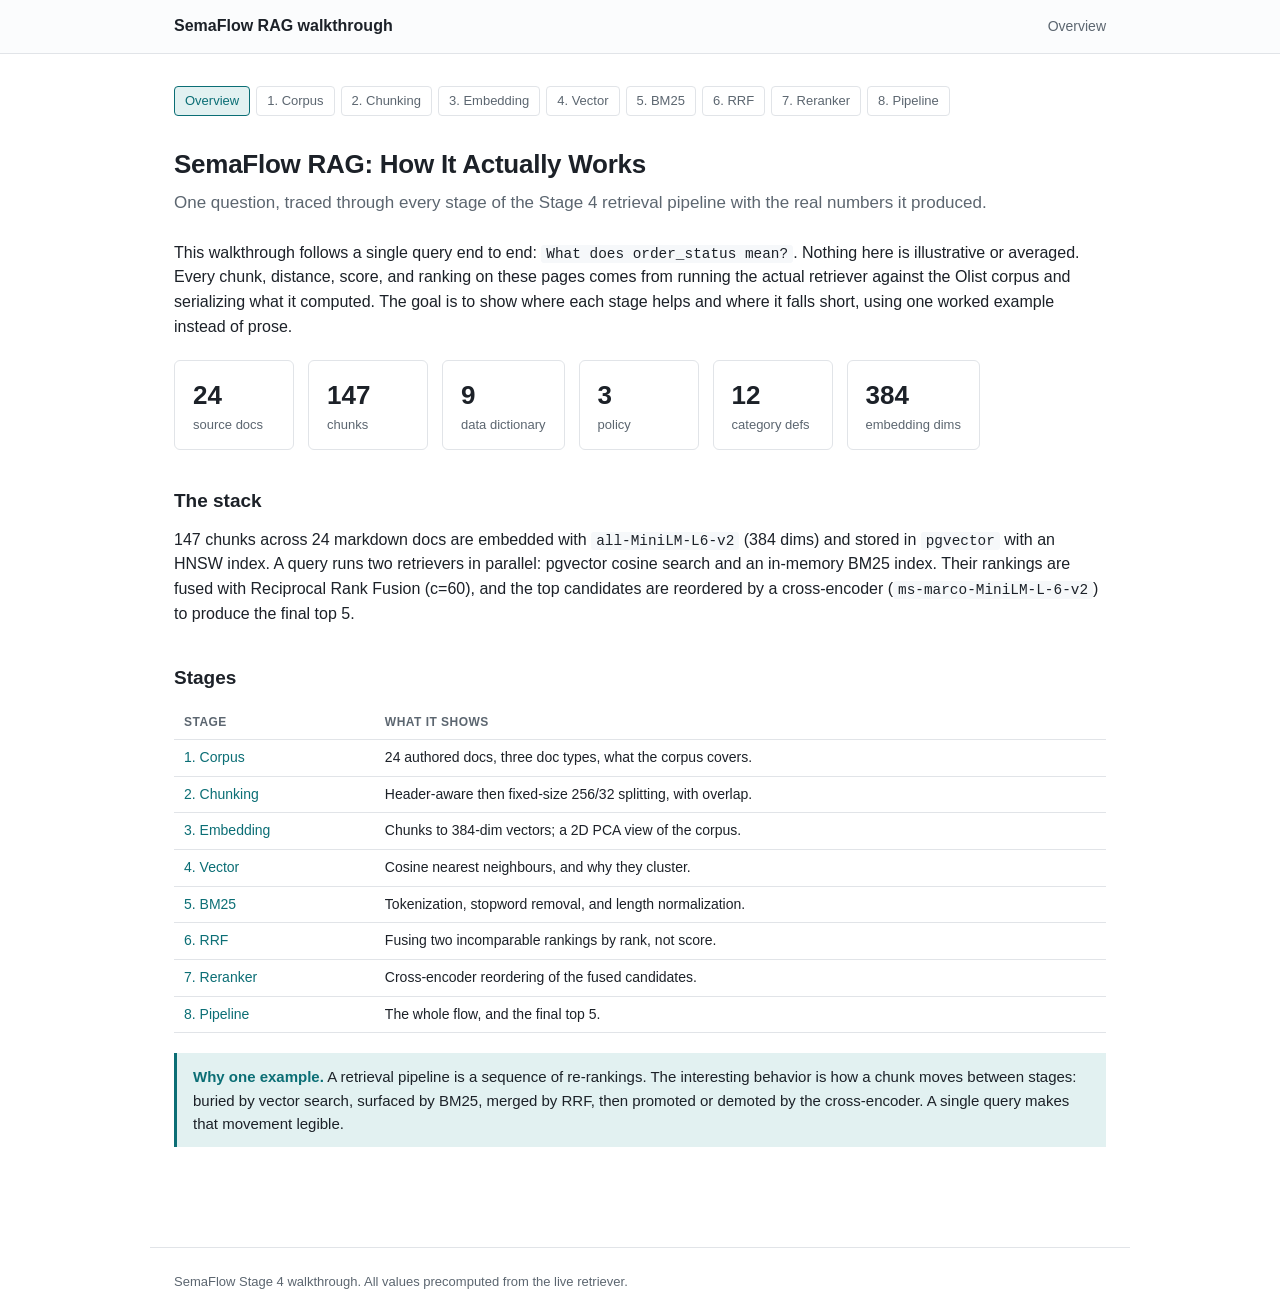
<file: app/rag/walkthrough/index.html>
<!DOCTYPE html>
<html lang="en">
<head>
<meta charset="utf-8">
<meta name="viewport" content="width=device-width, initial-scale=1">
<title>SemaFlow RAG: How It Actually Works</title>
<link rel="stylesheet" href="style.css">
</head>
<body>
<main>
  <nav id="nav"></nav>

  <h1>SemaFlow RAG: How It Actually Works</h1>
  <p class="lede">One question, traced through every stage of the Stage 4
  retrieval pipeline with the real numbers it produced.</p>

  <p>This walkthrough follows a single query end to end:
  <code class="inline" id="q"></code>. Nothing here is illustrative or
  averaged. Every chunk, distance, score, and ranking on these pages comes
  from running the actual retriever against the Olist corpus and serializing
  what it computed. The goal is to show where each stage helps and where it
  falls short, using one worked example instead of prose.</p>

  <div class="stats" id="stats"></div>

  <h2>The stack</h2>
  <p id="summary"></p>

  <h2>Stages</h2>
  <table id="toc"></table>

  <div class="caption">
    <strong>Why one example.</strong> A retrieval pipeline is a sequence of
    re-rankings. The interesting behavior is how a chunk moves between stages:
    buried by vector search, surfaced by BM25, merged by RRF, then promoted or
    demoted by the cross-encoder. A single query makes that movement legible.
  </div>
</main>

<footer class="site">
  SemaFlow Stage 4 walkthrough. All values precomputed from the live retriever.
</footer>

<script src="data/walkthrough_data.js"></script>
<script src="app.js"></script>
<script>
  renderChrome("Overview");
  document.getElementById("q").textContent = DATA.query;

  const c = DATA.corpus;
  const stats = [
    [c.total_docs, "source docs"],
    [c.total_chunks, "chunks"],
    [c.docs_by_type.data_dictionary, "data dictionary"],
    [c.docs_by_type.policy, "policy"],
    [c.docs_by_type.category_def, "category defs"],
    [384, "embedding dims"],
  ];
  document.getElementById("stats").innerHTML = stats.map(
    ([n, l]) => `<div class="stat"><div class="n">${n}</div><div class="l">${l}</div></div>`
  ).join("");

  document.getElementById("summary").innerHTML =
    `${c.total_chunks} chunks across ${c.total_docs} markdown docs are embedded with ` +
    `<code class="inline">all-MiniLM-L6-v2</code> (384 dims) and stored in ` +
    `<code class="inline">pgvector</code> with an HNSW index. A query runs two ` +
    `retrievers in parallel: pgvector cosine search and an in-memory BM25 index. ` +
    `Their rankings are fused with Reciprocal Rank Fusion (c=${DATA.params.rrf_c}), and ` +
    `the top candidates are reordered by a cross-encoder ` +
    `(<code class="inline">ms-marco-MiniLM-L-6-v2</code>) to produce the final top 5.`;

  const descs = {
    "01_corpus.html": "24 authored docs, three doc types, what the corpus covers.",
    "02_chunking.html": "Header-aware then fixed-size 256/32 splitting, with overlap.",
    "03_embedding.html": "Chunks to 384-dim vectors; a 2D PCA view of the corpus.",
    "04_vector_search.html": "Cosine nearest neighbours, and why they cluster.",
    "05_bm25.html": "Tokenization, stopword removal, and length normalization.",
    "06_rrf.html": "Fusing two incomparable rankings by rank, not score.",
    "07_reranker.html": "Cross-encoder reordering of the fused candidates.",
    "08_full_pipeline.html": "The whole flow, and the final top 5.",
  };
  document.getElementById("toc").innerHTML =
    "<tr><th>Stage</th><th>What it shows</th></tr>" +
    PAGES.slice(1).map(([href, label]) =>
      `<tr><td><a href="${href}">${esc(label)}</a></td><td>${esc(descs[href])}</td></tr>`
    ).join("");
</script>
</body>
</html>
</file>
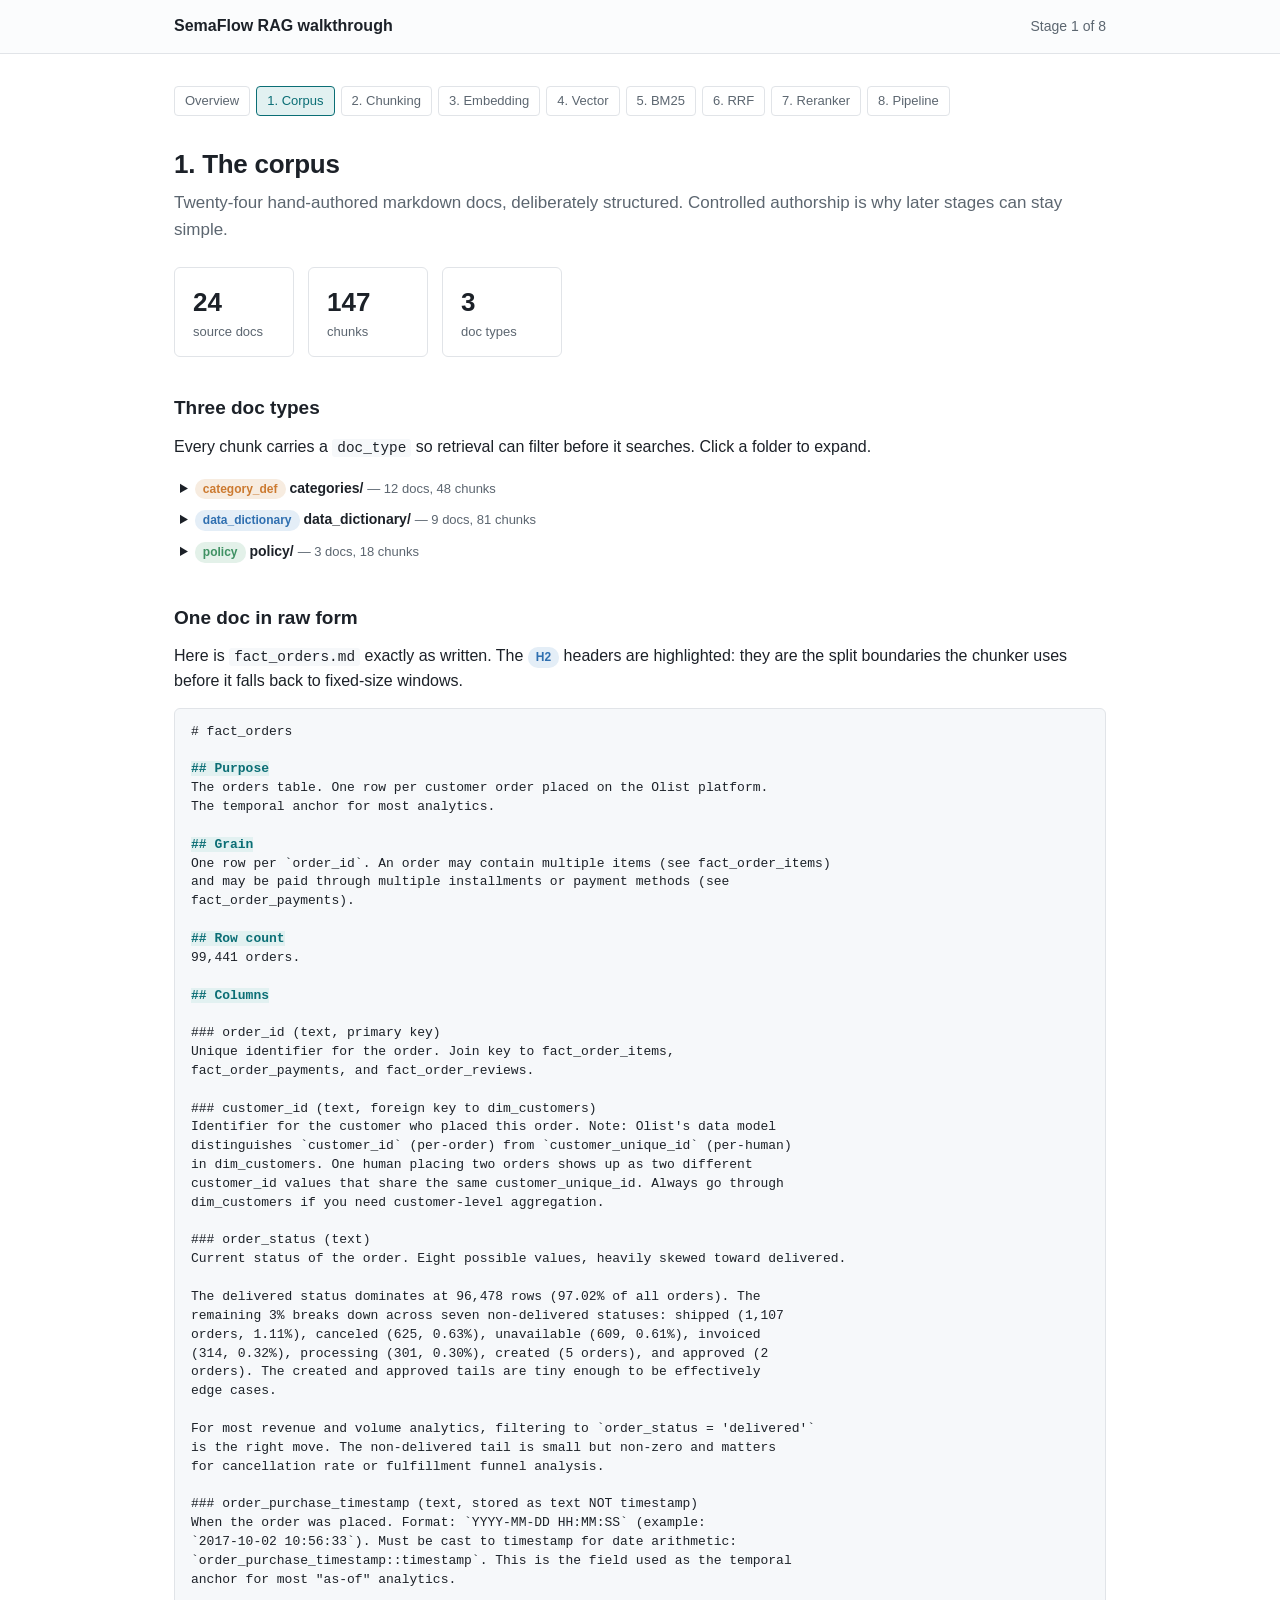
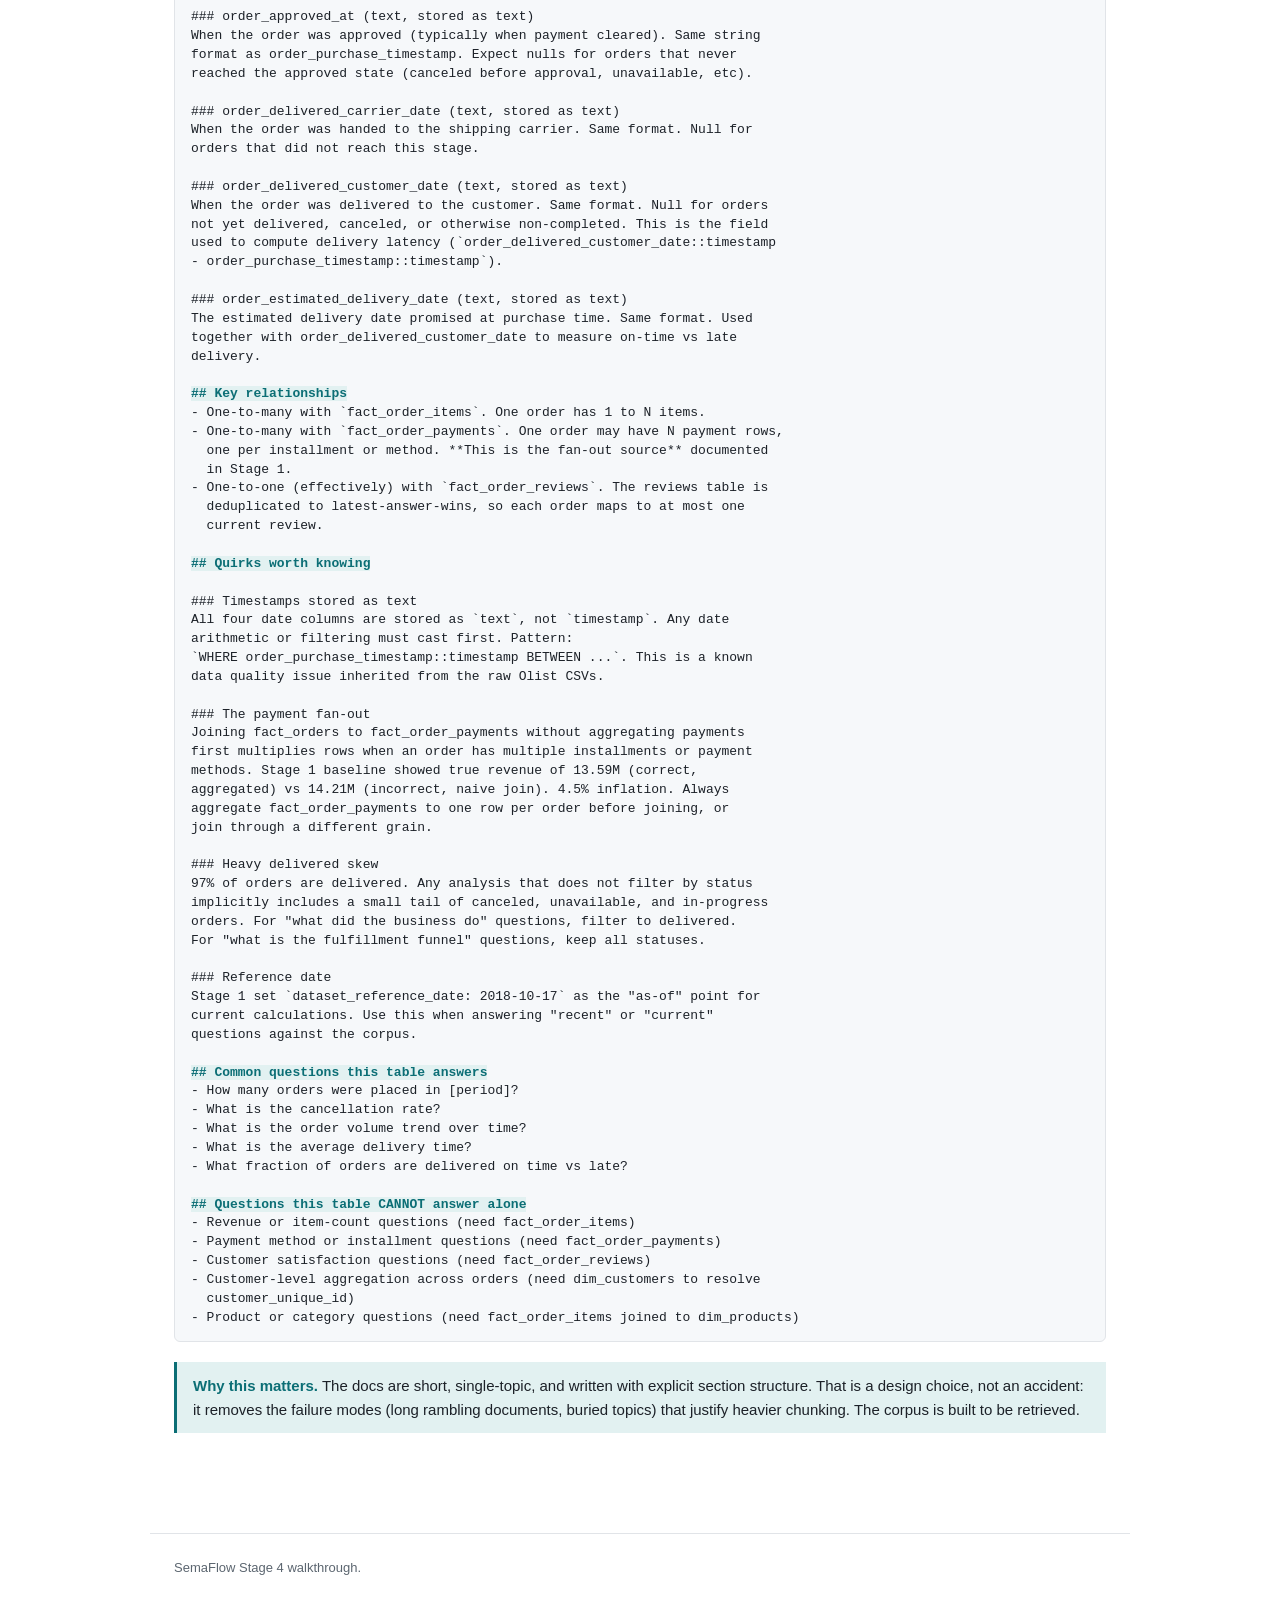
<file: app/rag/walkthrough/01_corpus.html>
<!DOCTYPE html>
<html lang="en">
<head>
<meta charset="utf-8">
<meta name="viewport" content="width=device-width, initial-scale=1">
<title>1. Corpus — SemaFlow RAG walkthrough</title>
<link rel="stylesheet" href="style.css">
</head>
<body>
<main>
  <nav id="nav"></nav>
  <h1>1. The corpus</h1>
  <p class="lede">Twenty-four hand-authored markdown docs, deliberately
  structured. Controlled authorship is why later stages can stay simple.</p>

  <div class="stats" id="stats"></div>

  <h2>Three doc types</h2>
  <p>Every chunk carries a <code class="inline">doc_type</code> so retrieval can
  filter before it searches. Click a folder to expand.</p>
  <div class="tree" id="tree"></div>

  <h2>One doc in raw form</h2>
  <p>Here is <code class="inline" id="exname"></code> exactly as written. The
  <span class="tag data_dictionary">H2</span> headers are highlighted: they are
  the split boundaries the chunker uses before it falls back to fixed-size
  windows.</p>
  <pre id="rawdoc"></pre>

  <div class="caption">
    <strong>Why this matters.</strong> The docs are short, single-topic, and
    written with explicit section structure. That is a design choice, not an
    accident: it removes the failure modes (long rambling documents, buried
    topics) that justify heavier chunking. The corpus is built to be retrieved.
  </div>
</main>

<footer class="site">SemaFlow Stage 4 walkthrough.</footer>

<script src="data/walkthrough_data.js"></script>
<script src="app.js"></script>
<script>
  renderChrome("Stage 1 of 8");

  const c = DATA.corpus;
  document.getElementById("stats").innerHTML = [
    [c.total_docs, "source docs"],
    [c.total_chunks, "chunks"],
    [c.folders.length, "doc types"],
  ].map(([n, l]) => `<div class="stat"><div class="n">${n}</div><div class="l">${l}</div></div>`).join("");

  document.getElementById("tree").innerHTML = c.folders.map((f) => {
    const files = f.files.map((fn) => `<div class="file">${esc(fn)}</div>`).join("");
    return `<details>
      <summary>${tag(f.doc_type)} ${esc(f.folder)}
        <span class="count">— ${f.doc_count} docs, ${f.chunk_count} chunks</span>
      </summary>${files}</details>`;
  }).join("");

  // Raw doc with H2 headers highlighted. Build from char offsets so the
  // highlight lands exactly on the section lines.
  const doc = DATA.example_doc;
  document.getElementById("exname").textContent = doc.source;

  const raw = doc.content;
  let html = "";
  let cursor = 0;
  // Re-find H2 lines in the raw text to wrap them; offsets in data are the
  // line starts.
  const lines = raw.split("\n");
  html = lines.map((line) =>
    /^##\s/.test(line)
      ? `<mark style="background:var(--accent-soft);color:var(--accent);font-weight:600">${esc(line)}</mark>`
      : esc(line)
  ).join("\n");
  document.getElementById("rawdoc").innerHTML = html;
</script>
</body>
</html>
</file>
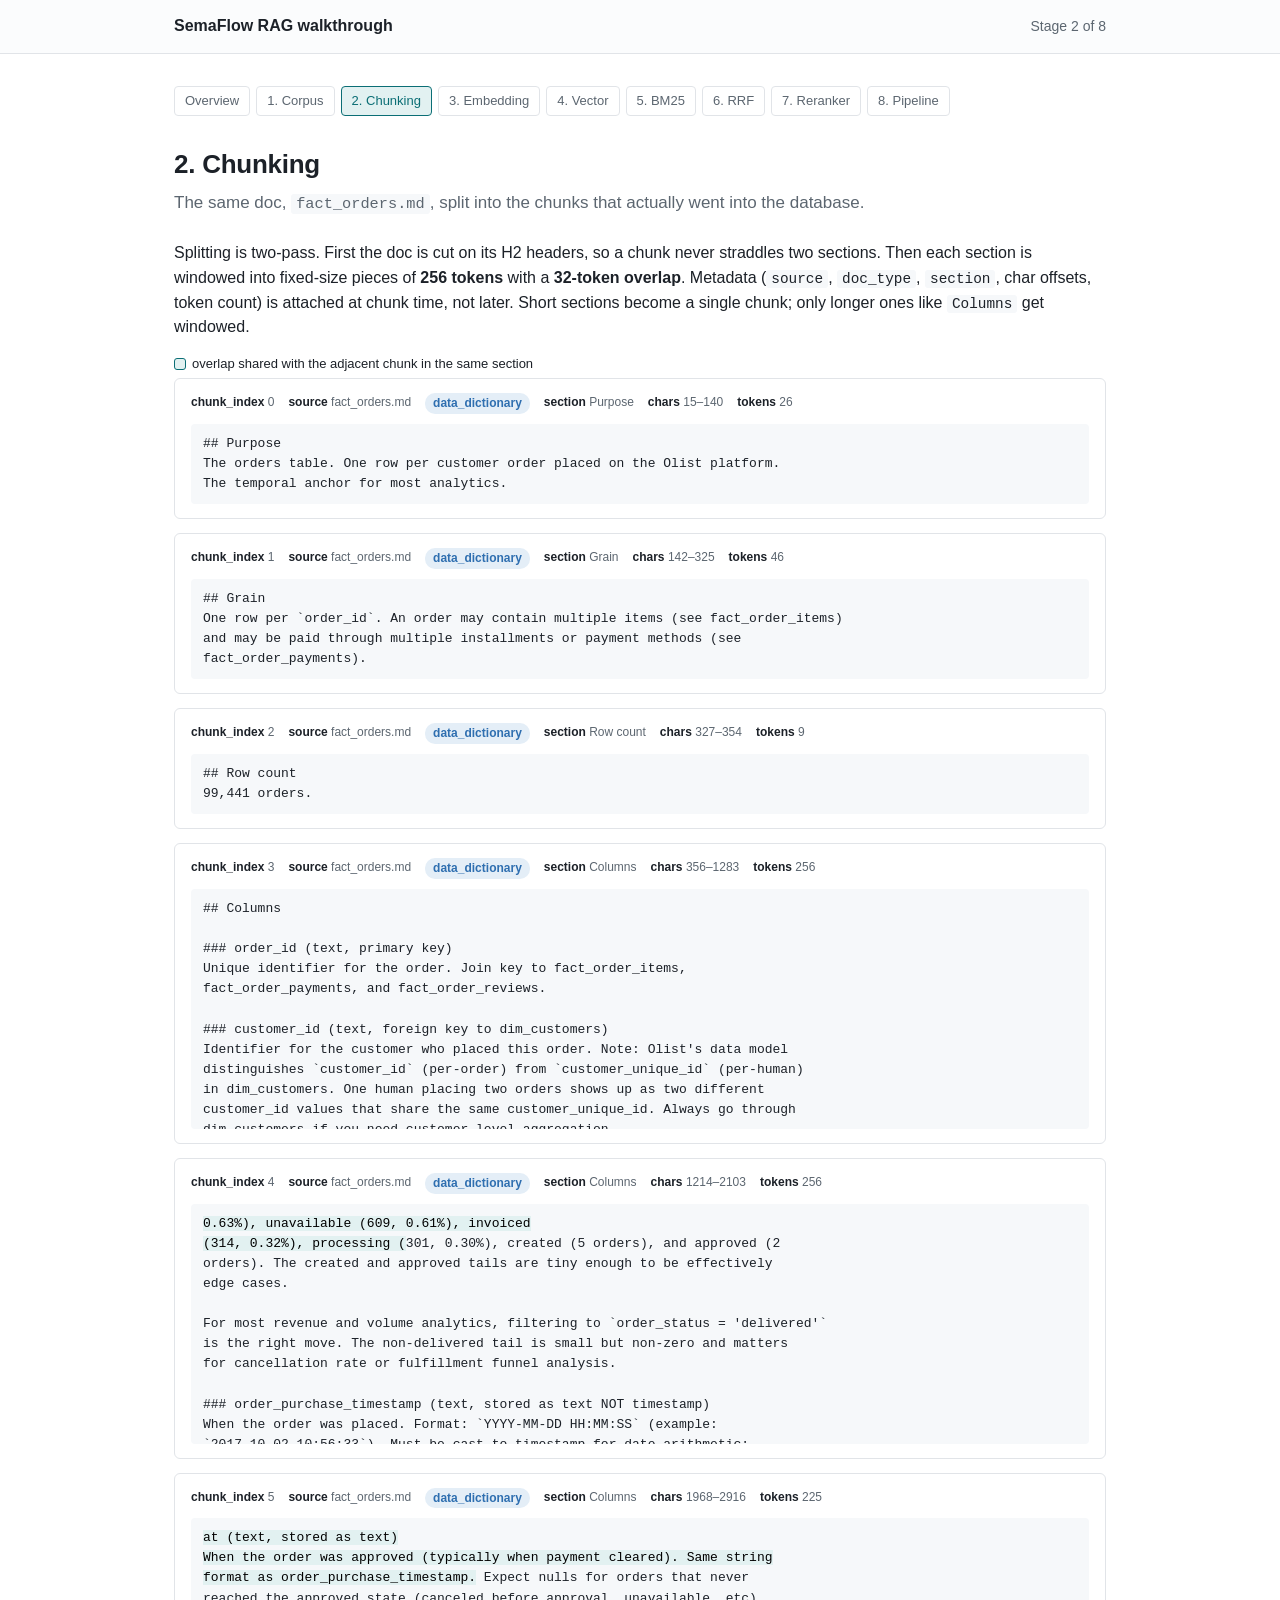
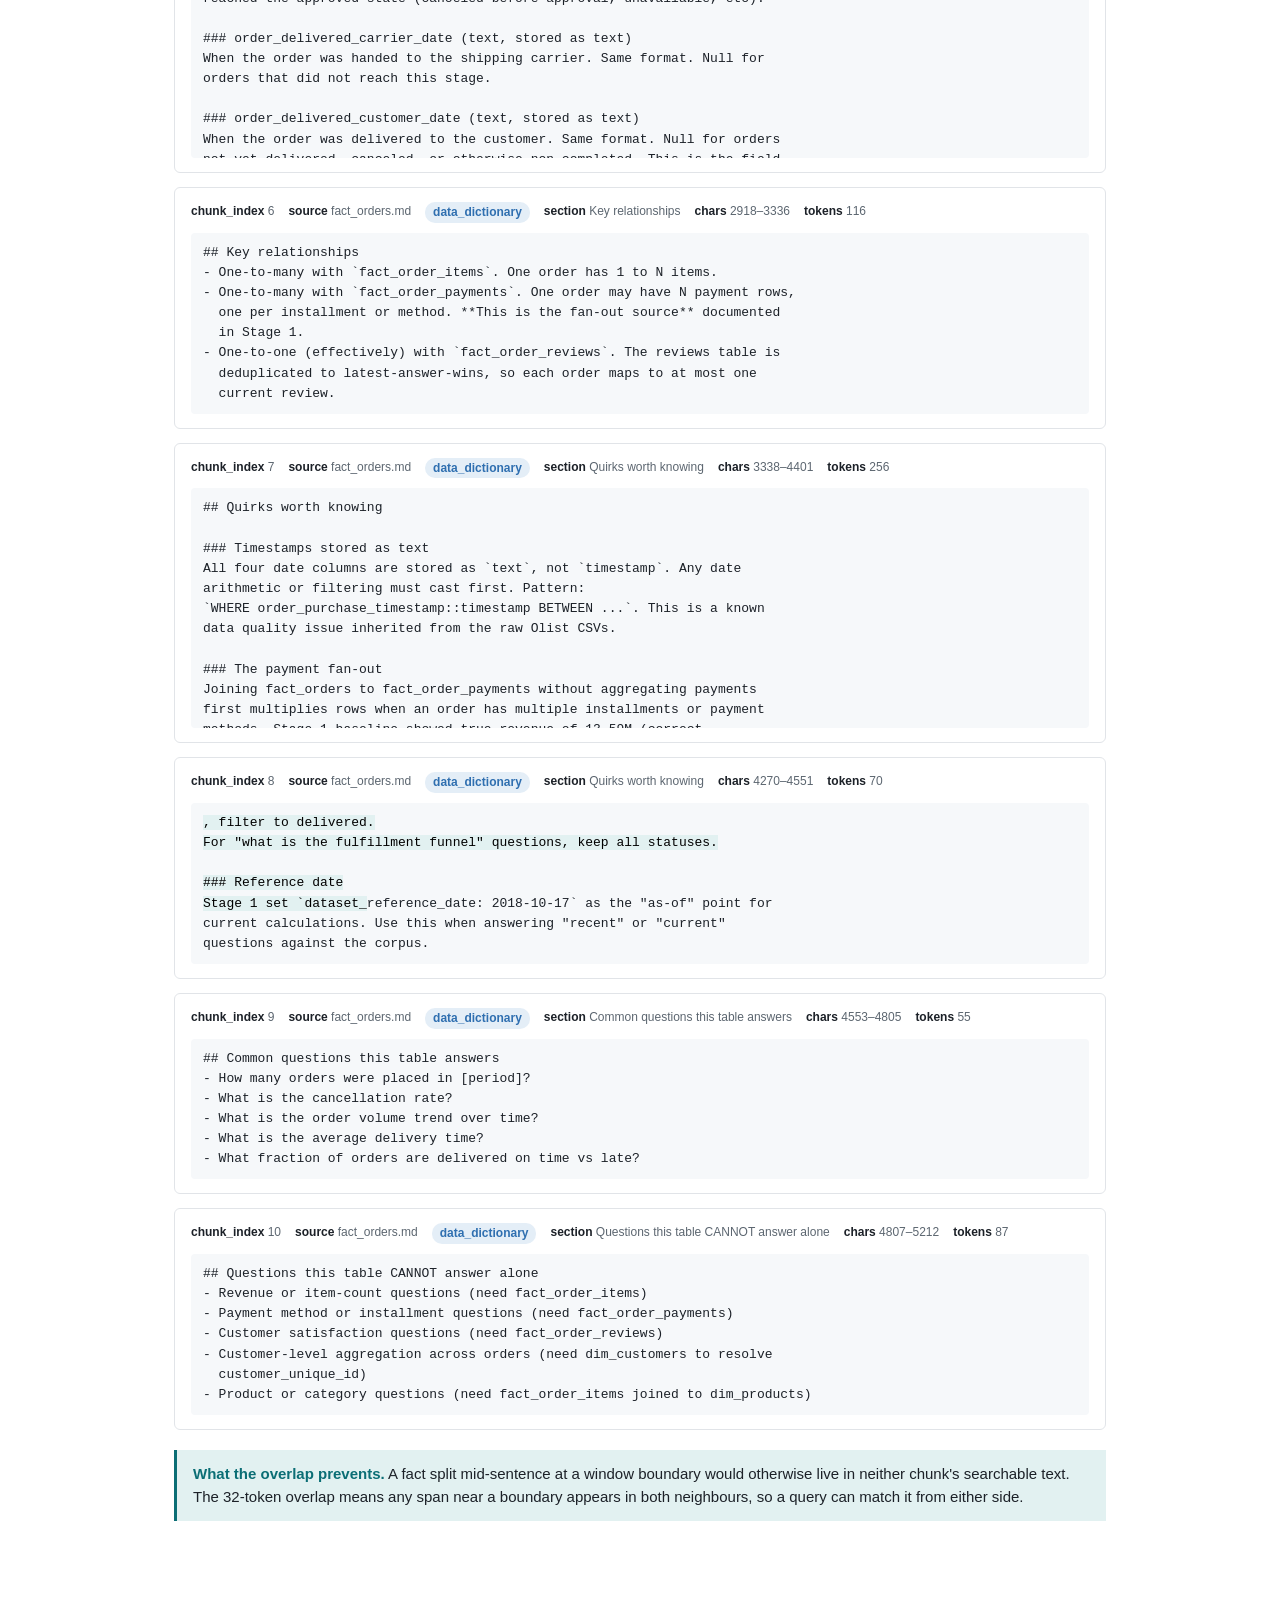
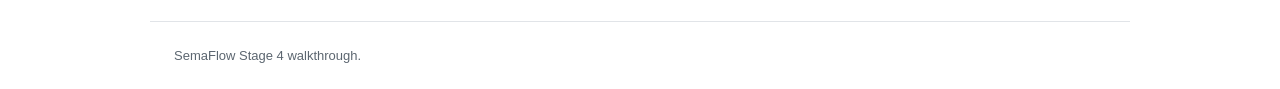
<file: app/rag/walkthrough/02_chunking.html>
<!DOCTYPE html>
<html lang="en">
<head>
<meta charset="utf-8">
<meta name="viewport" content="width=device-width, initial-scale=1">
<title>2. Chunking — SemaFlow RAG walkthrough</title>
<link rel="stylesheet" href="style.css">
</head>
<body>
<main>
  <nav id="nav"></nav>
  <h1>2. Chunking</h1>
  <p class="lede">The same doc, <code class="inline" id="exname"></code>, split
  into the chunks that actually went into the database.</p>

  <p>Splitting is two-pass. First the doc is cut on its H2 headers, so a chunk
  never straddles two sections. Then each section is windowed into fixed-size
  pieces of <b>256 tokens</b> with a <b>32-token overlap</b>. Metadata
  (<code class="inline">source</code>, <code class="inline">doc_type</code>,
  <code class="inline">section</code>, char offsets, token count) is attached at
  chunk time, not later. Short sections become a single chunk; only longer ones
  like <code class="inline">Columns</code> get windowed.</p>

  <div class="legend">
    <span><span class="swatch" style="background:var(--accent-soft);border:1px solid var(--accent)"></span> overlap shared with the adjacent chunk in the same section</span>
  </div>

  <div id="cards"></div>

  <div class="caption">
    <strong>What the overlap prevents.</strong> A fact split mid-sentence at a
    window boundary would otherwise live in neither chunk's searchable text. The
    32-token overlap means any span near a boundary appears in both neighbours,
    so a query can match it from either side.
  </div>
</main>

<footer class="site">SemaFlow Stage 4 walkthrough.</footer>

<script src="data/walkthrough_data.js"></script>
<script src="app.js"></script>
<script>
  renderChrome("Stage 2 of 8");
  const doc = DATA.example_doc;
  document.getElementById("exname").textContent = doc.source;

  // Chunks are already ordered by chunk_index for this doc.
  const chunks = doc.chunks.slice().sort((a, b) => a.chunk_index - b.chunk_index);

  // Render content, marking the prefix shared with the previous chunk and the
  // suffix shared with the next chunk (same section, overlapping char ranges).
  function renderBody(prev, cur, next) {
    const len = cur.content.length;
    let preEnd = 0;   // chars from start that overlap prev
    let sufStart = len; // char index where overlap with next begins

    if (prev && prev.section === cur.section && prev.char_end > cur.char_start) {
      preEnd = Math.min(prev.char_end - cur.char_start, len);
    }
    if (next && next.section === cur.section && next.char_start < cur.char_end) {
      sufStart = Math.max(next.char_start - cur.char_start, 0);
    }
    if (sufStart < preEnd) sufStart = preEnd; // guard tiny chunks

    const head = cur.content.slice(0, preEnd);
    const mid = cur.content.slice(preEnd, sufStart);
    const tail = cur.content.slice(sufStart);
    const mk = (s) => `<mark style="background:var(--accent-soft)">${esc(s)}</mark>`;
    return (head ? mk(head) : "") + esc(mid) + (tail ? mk(tail) : "");
  }

  document.getElementById("cards").innerHTML = chunks.map((c, i) => {
    const prev = chunks[i - 1], next = chunks[i + 1];
    return `<div class="card">
      <div class="meta">
        <span><b>chunk_index</b> ${c.chunk_index}</span>
        <span><b>source</b> ${esc(c.source)}</span>
        <span>${tag(c.doc_type)}</span>
        <span><b>section</b> ${esc(c.section || "(preamble)")}</span>
        <span><b>chars</b> ${c.char_start}–${c.char_end}</span>
        <span><b>tokens</b> ${c.token_count}</span>
      </div>
      <div class="body">${renderBody(prev, c, next)}</div>
    </div>`;
  }).join("");
</script>
</body>
</html>
</file>
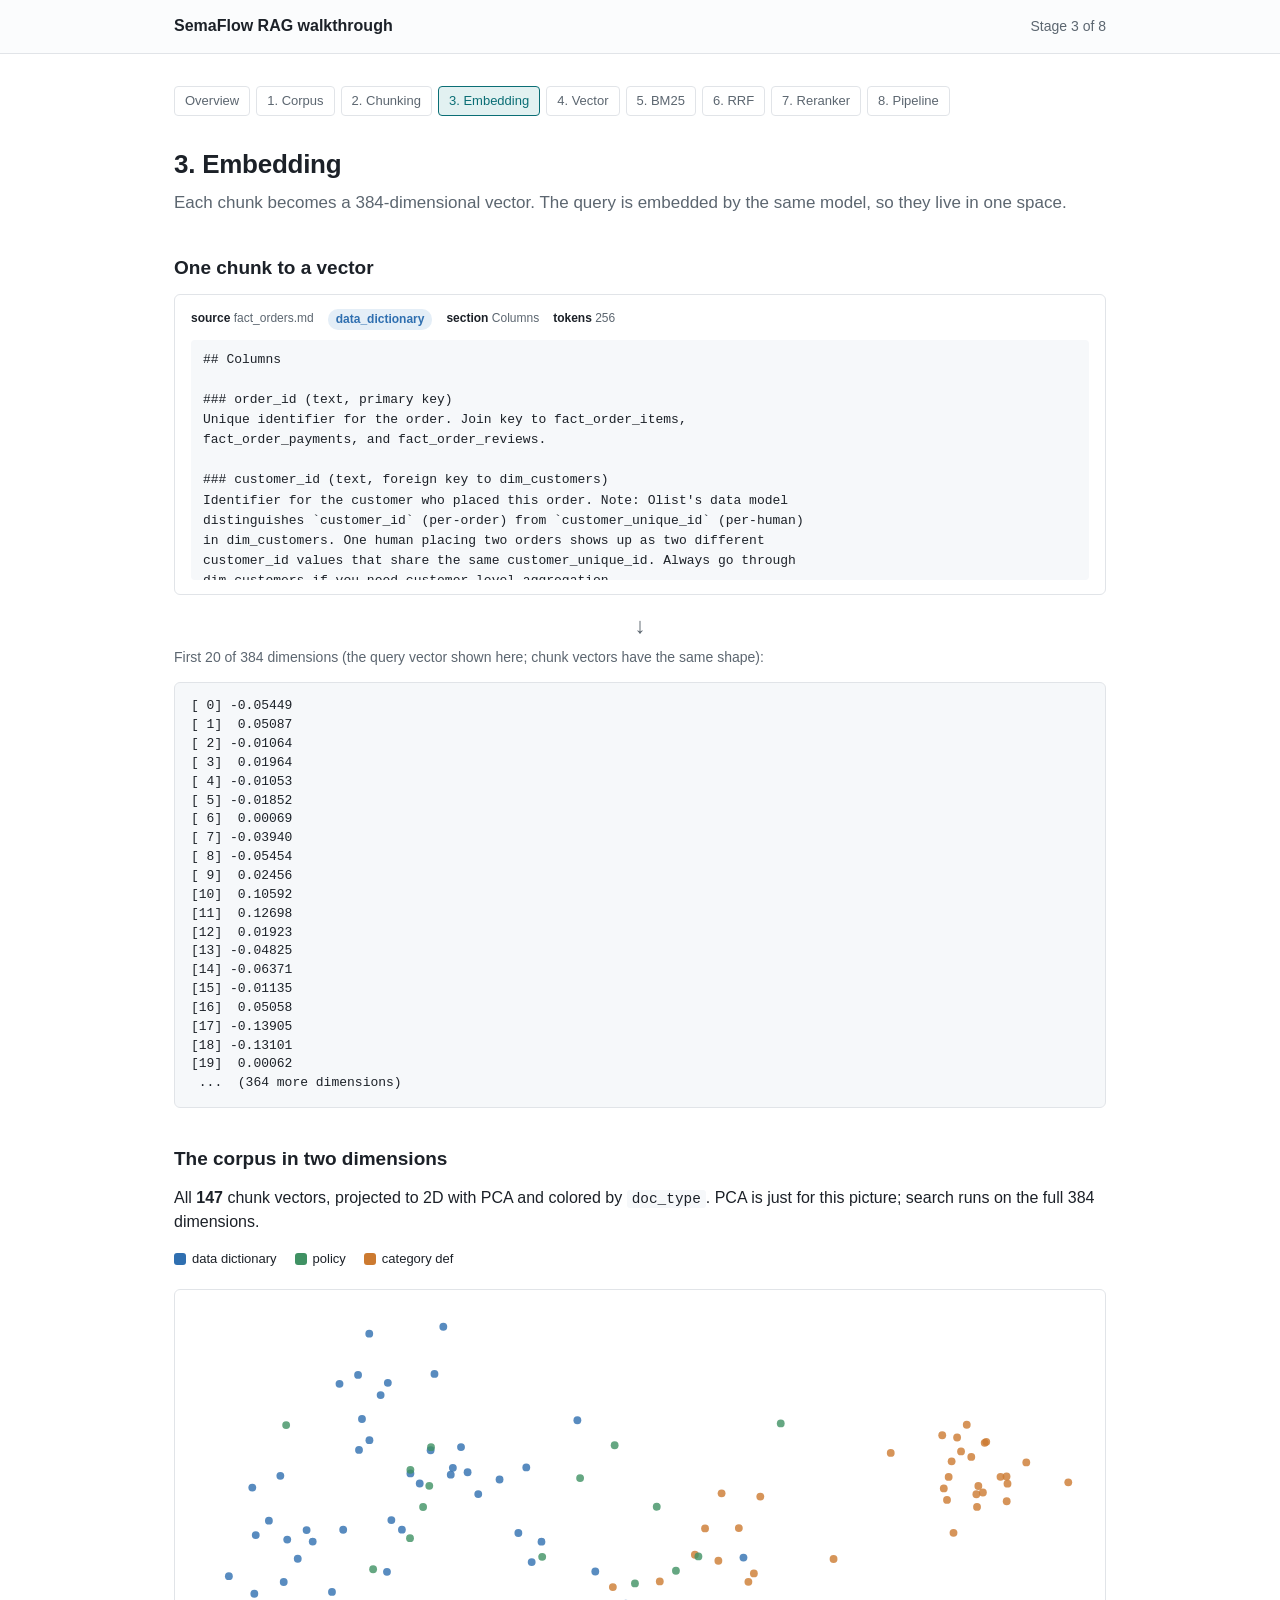
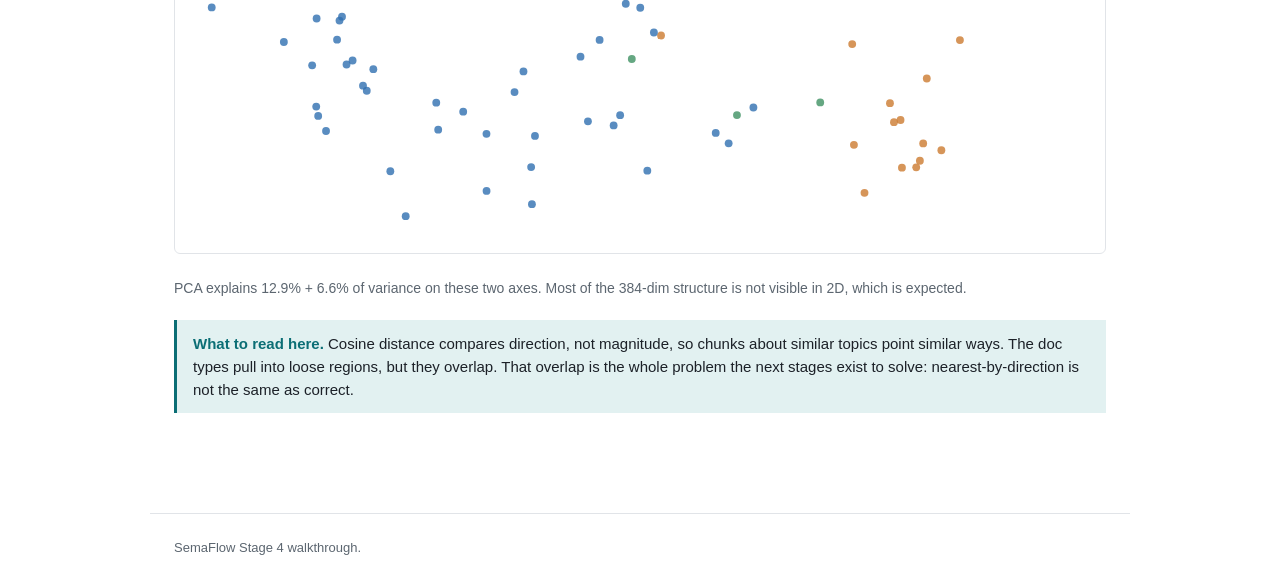
<file: app/rag/walkthrough/03_embedding.html>
<!DOCTYPE html>
<html lang="en">
<head>
<meta charset="utf-8">
<meta name="viewport" content="width=device-width, initial-scale=1">
<title>3. Embedding — SemaFlow RAG walkthrough</title>
<link rel="stylesheet" href="style.css">
</head>
<body>
<main>
  <nav id="nav"></nav>
  <h1>3. Embedding</h1>
  <p class="lede">Each chunk becomes a 384-dimensional vector. The query is
  embedded by the same model, so they live in one space.</p>

  <h2>One chunk to a vector</h2>
  <div class="card">
    <div class="meta" id="chunkmeta"></div>
    <div class="body" id="chunkbody"></div>
  </div>
  <p style="text-align:center;color:var(--muted);font-size:22px;margin:4px 0">&darr;</p>
  <p class="note">First 20 of 384 dimensions (the query vector shown here; chunk
  vectors have the same shape):</p>
  <pre id="vec"></pre>

  <h2>The corpus in two dimensions</h2>
  <p>All <b id="n"></b> chunk vectors, projected to 2D with PCA and colored by
  <code class="inline">doc_type</code>. PCA is just for this picture; search runs
  on the full 384 dimensions.</p>
  <div id="legend"></div>
  <div id="scatter"></div>
  <p class="note" id="variance"></p>

  <div class="caption">
    <strong>What to read here.</strong> Cosine distance compares direction, not
    magnitude, so chunks about similar topics point similar ways. The doc types
    pull into loose regions, but they overlap. That overlap is the whole problem
    the next stages exist to solve: nearest-by-direction is not the same as
    correct.
  </div>
</main>

<footer class="site">SemaFlow Stage 4 walkthrough.</footer>

<script src="data/walkthrough_data.js"></script>
<script src="app.js"></script>
<script>
  renderChrome("Stage 3 of 8");

  // Show the example doc's defining chunk (first Columns chunk) as the sample.
  const sample = DATA.example_doc.chunks.find((c) => c.section === "Columns")
    || DATA.example_doc.chunks[0];
  document.getElementById("chunkmeta").innerHTML =
    `<span><b>source</b> ${esc(sample.source)}</span> ${tag(sample.doc_type)} ` +
    `<span><b>section</b> ${esc(sample.section)}</span> ` +
    `<span><b>tokens</b> ${sample.token_count}</span>`;
  document.getElementById("chunkbody").textContent = sample.content;

  const dims = DATA.query_embedding_preview
    .map((v, i) => `[${String(i).padStart(2, " ")}] ${v >= 0 ? " " : ""}${v.toFixed(5)}`)
    .join("\n");
  document.getElementById("vec").textContent =
    dims + `\n ...  (${DATA.query_embedding_dims - 20} more dimensions)`;

  document.getElementById("n").textContent = DATA.corpus.total_chunks;
  document.getElementById("legend").innerHTML = scatterLegend(false);
  document.getElementById("scatter").innerHTML = scatterSVG({});
  const ev = DATA.projection_2d.explained_variance;
  document.getElementById("variance").textContent =
    `PCA explains ${(ev[0] * 100).toFixed(1)}% + ${(ev[1] * 100).toFixed(1)}% ` +
    `of variance on these two axes. Most of the 384-dim structure is not visible ` +
    `in 2D, which is expected.`;
</script>
</body>
</html>
</file>
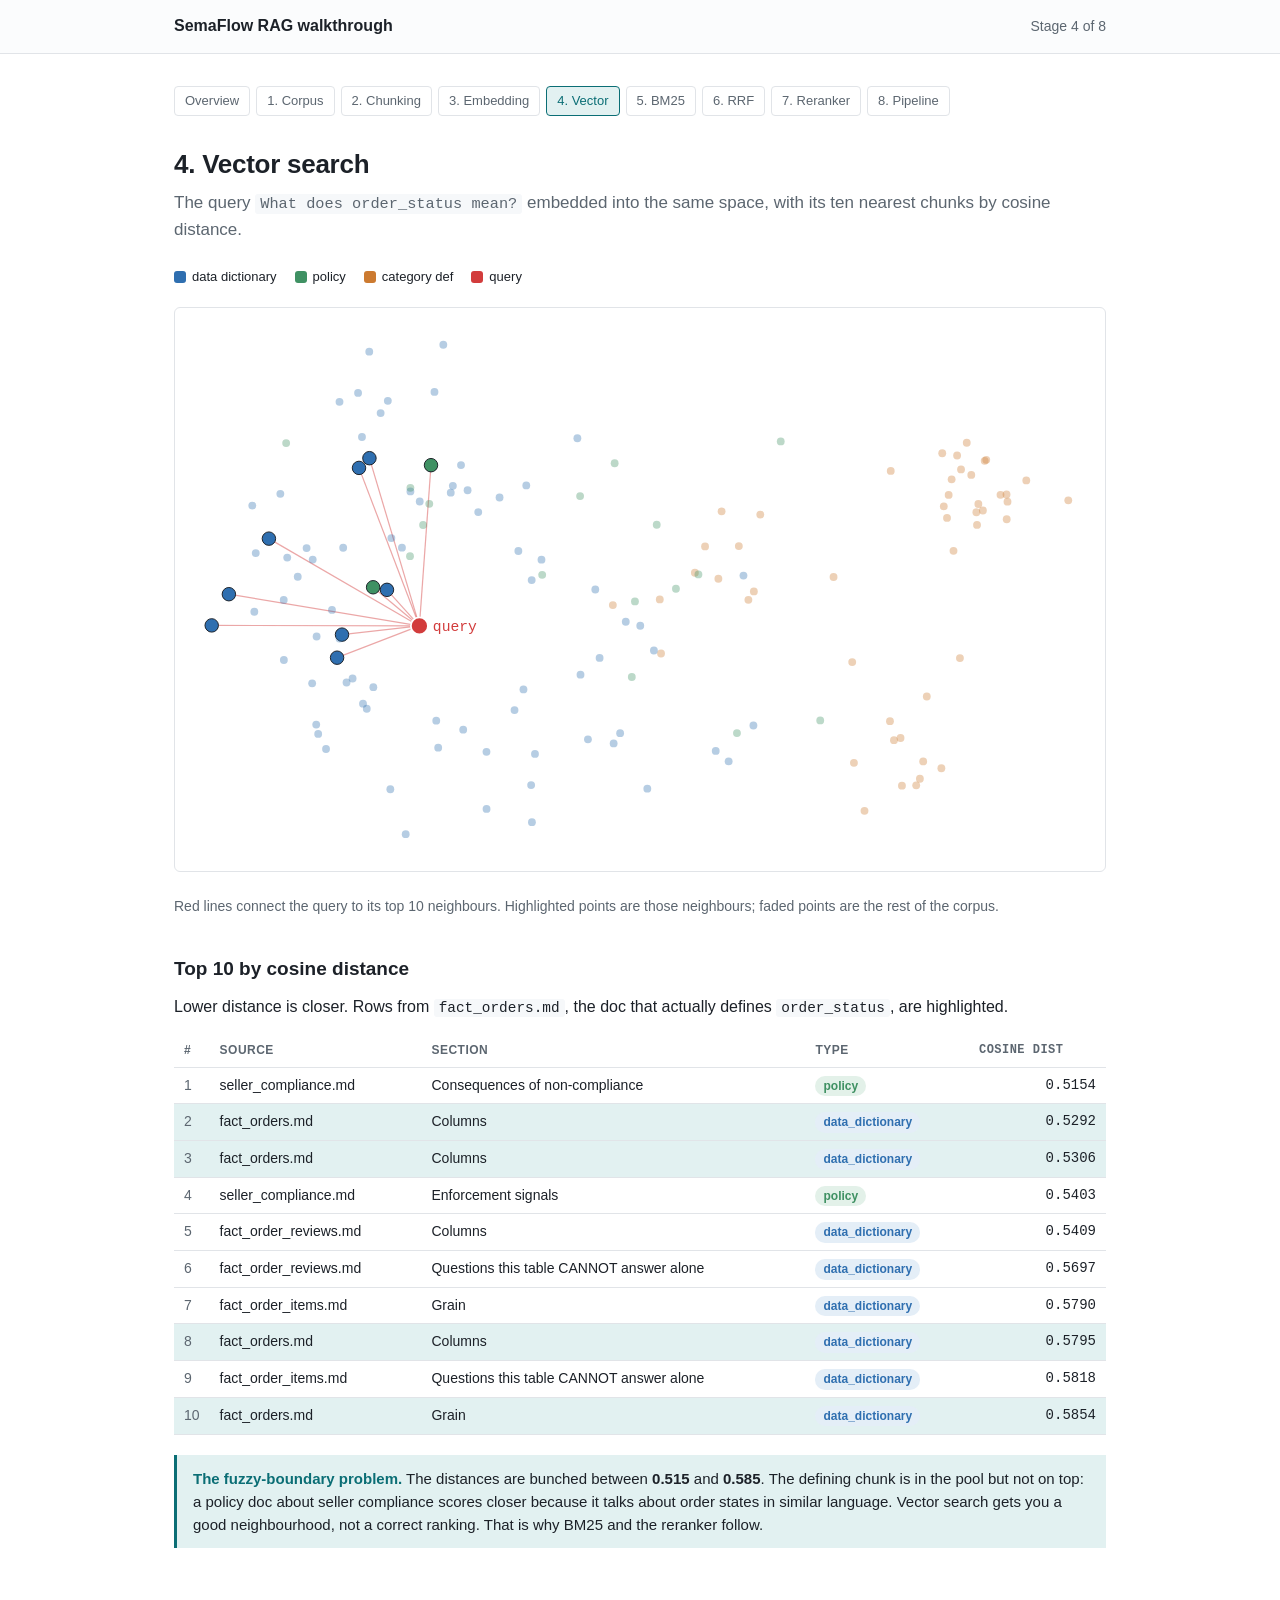
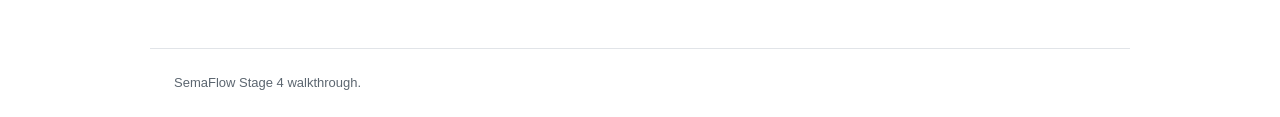
<file: app/rag/walkthrough/04_vector_search.html>
<!DOCTYPE html>
<html lang="en">
<head>
<meta charset="utf-8">
<meta name="viewport" content="width=device-width, initial-scale=1">
<title>4. Vector search — SemaFlow RAG walkthrough</title>
<link rel="stylesheet" href="style.css">
</head>
<body>
<main>
  <nav id="nav"></nav>
  <h1>4. Vector search</h1>
  <p class="lede">The query <code class="inline" id="q"></code> embedded into the
  same space, with its ten nearest chunks by cosine distance.</p>

  <div id="legend"></div>
  <div id="scatter"></div>
  <p class="note">Red lines connect the query to its top 10 neighbours.
  Highlighted points are those neighbours; faded points are the rest of the
  corpus.</p>

  <h2>Top 10 by cosine distance</h2>
  <p>Lower distance is closer. Rows from <code class="inline">fact_orders.md</code>,
  the doc that actually defines <code class="inline">order_status</code>, are
  highlighted.</p>
  <div id="table"></div>

  <div class="caption">
    <strong>The fuzzy-boundary problem.</strong> The distances are bunched
    between <b id="lo"></b> and <b id="hi"></b>. The defining chunk is in the
    pool but not on top: a policy doc about seller compliance scores closer
    because it talks about order states in similar language. Vector search gets
    you a good neighbourhood, not a correct ranking. That is why BM25 and the
    reranker follow.
  </div>
</main>

<footer class="site">SemaFlow Stage 4 walkthrough.</footer>

<script src="data/walkthrough_data.js"></script>
<script src="app.js"></script>
<script>
  renderChrome("Stage 4 of 8");
  document.getElementById("q").textContent = DATA.query;

  const rows = DATA.vector_results;
  const ids = new Set(rows.map((r) => r.chunk_id));
  document.getElementById("legend").innerHTML = scatterLegend(true);
  document.getElementById("scatter").innerHTML =
    scatterSVG({ query: DATA.projection_2d.query, neighborIds: ids });

  document.getElementById("table").innerHTML = resultsTable(rows, [
    { key: "source", label: "source", fmt: (v) => esc(v) },
    { key: "section", label: "section", fmt: (v) => esc(v || "") },
    { key: "doc_type", label: "type", fmt: (v) => tag(v) },
    { key: "vector_distance", label: "cosine dist", cls: "score", fmt: (v) => v.toFixed(4) },
  ], "fact_orders.md");

  const ds = rows.map((r) => r.vector_distance);
  document.getElementById("lo").textContent = Math.min(...ds).toFixed(3);
  document.getElementById("hi").textContent = Math.max(...ds).toFixed(3);
</script>
</body>
</html>
</file>
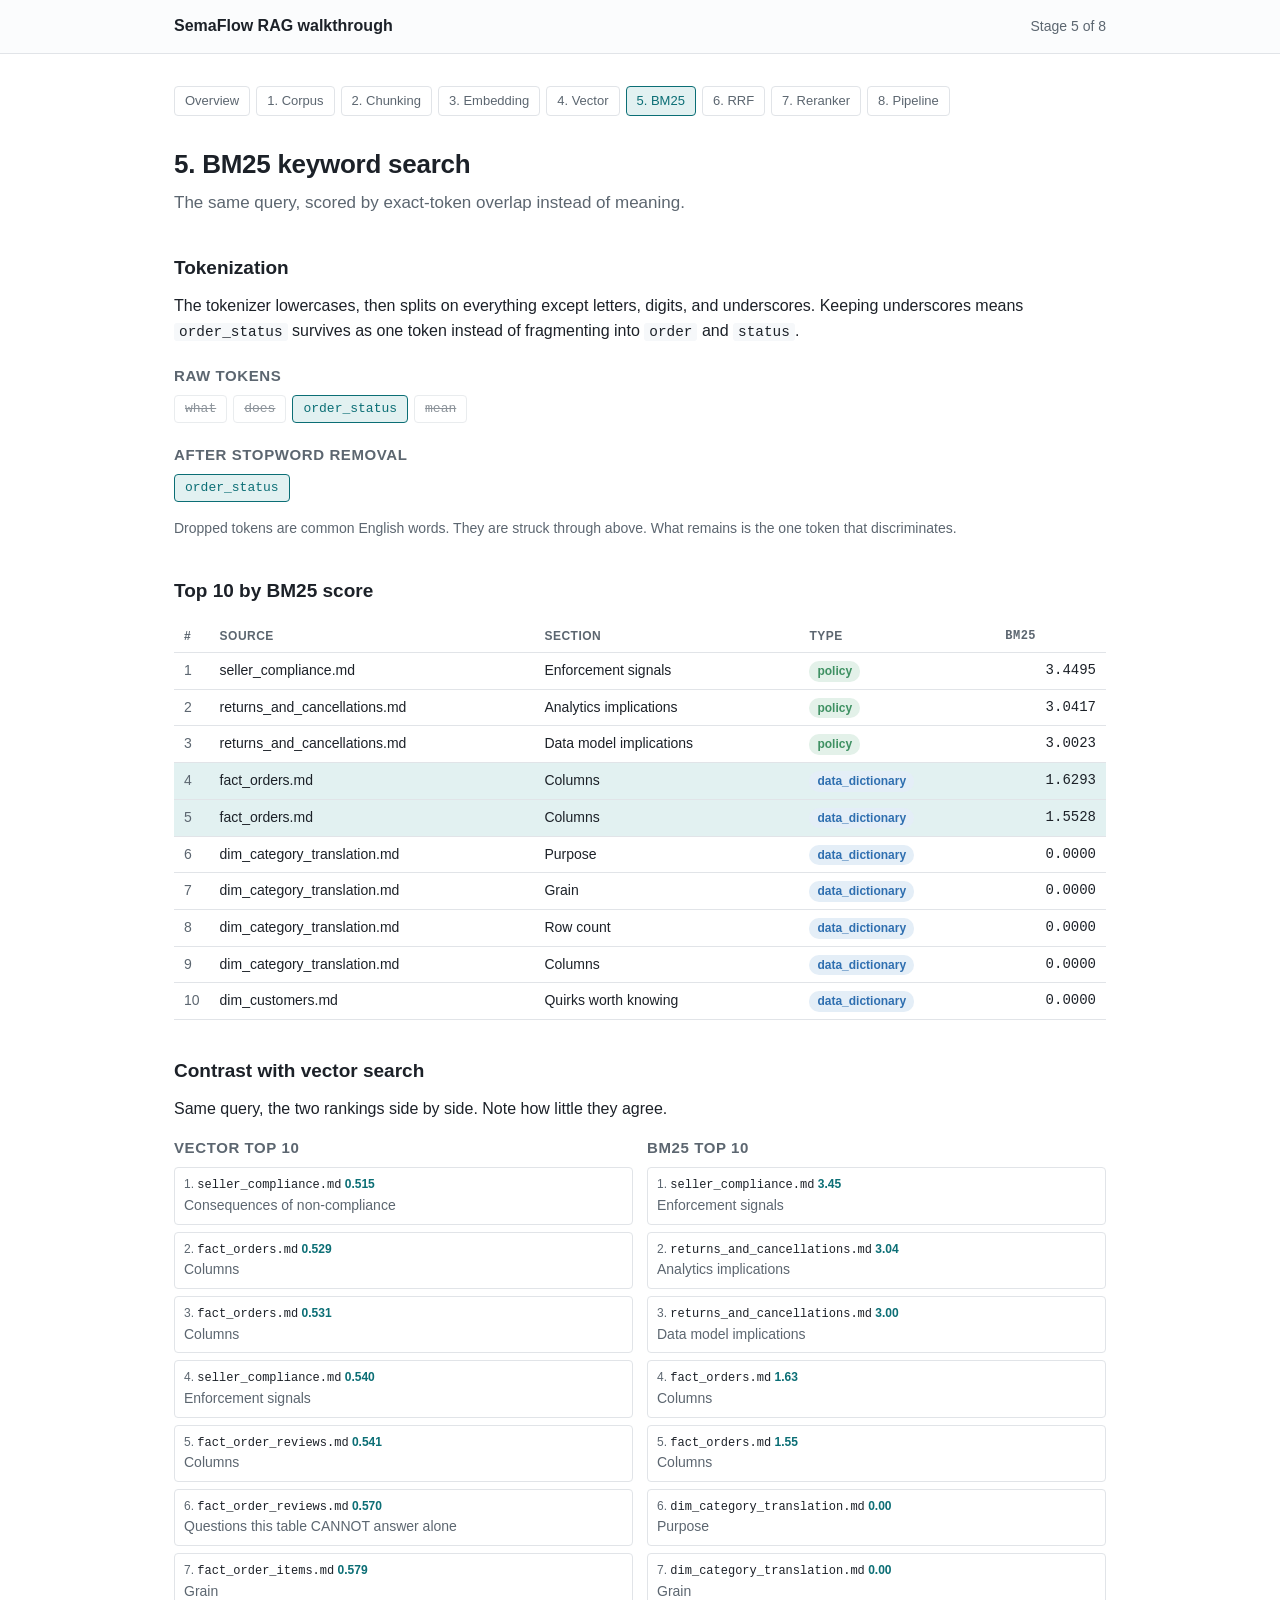
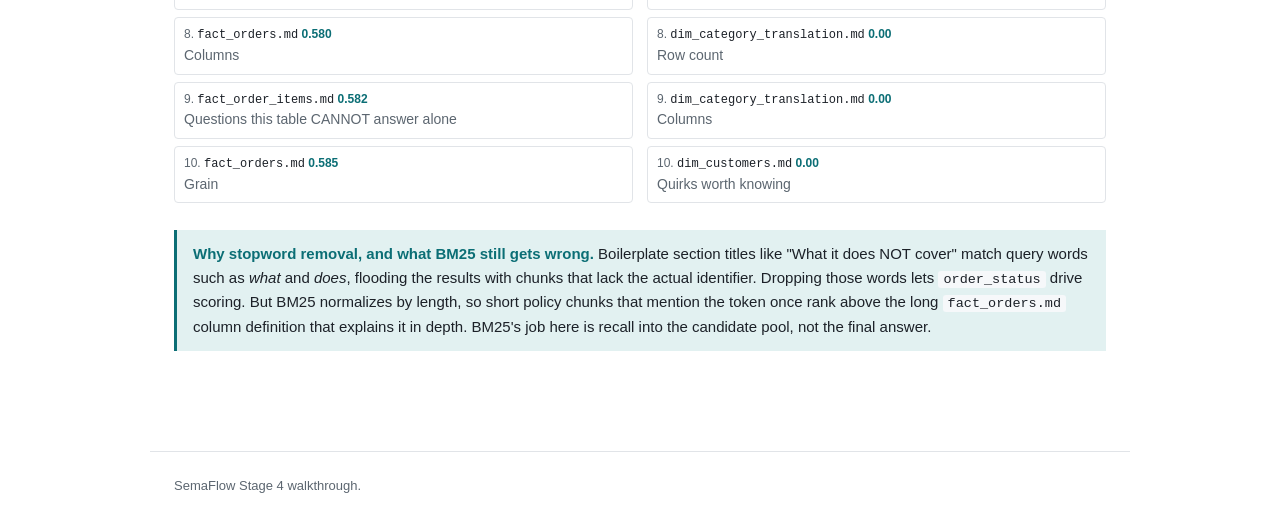
<file: app/rag/walkthrough/05_bm25.html>
<!DOCTYPE html>
<html lang="en">
<head>
<meta charset="utf-8">
<meta name="viewport" content="width=device-width, initial-scale=1">
<title>5. BM25 — SemaFlow RAG walkthrough</title>
<link rel="stylesheet" href="style.css">
</head>
<body>
<main>
  <nav id="nav"></nav>
  <h1>5. BM25 keyword search</h1>
  <p class="lede">The same query, scored by exact-token overlap instead of
  meaning.</p>

  <h2>Tokenization</h2>
  <p>The tokenizer lowercases, then splits on everything except letters, digits,
  and underscores. Keeping underscores means <code class="inline">order_status</code>
  survives as one token instead of fragmenting into
  <code class="inline">order</code> and <code class="inline">status</code>.</p>

  <h3>Raw tokens</h3>
  <div class="tokens" id="raw"></div>
  <h3>After stopword removal</h3>
  <div class="tokens" id="filtered"></div>
  <p class="note">Dropped tokens are common English words. They are struck
  through above. What remains is the one token that discriminates.</p>

  <h2>Top 10 by BM25 score</h2>
  <div id="table"></div>

  <h2>Contrast with vector search</h2>
  <p>Same query, the two rankings side by side. Note how little they agree.</p>
  <div class="cols" style="grid-template-columns:1fr 1fr">
    <div class="col"><h3>Vector top 10</h3><div id="veccol"></div></div>
    <div class="col"><h3>BM25 top 10</h3><div id="bmcol"></div></div>
  </div>

  <div class="caption">
    <strong>Why stopword removal, and what BM25 still gets wrong.</strong>
    Boilerplate section titles like "What it does NOT cover" match query words
    such as <em>what</em> and <em>does</em>, flooding the results with chunks
    that lack the actual identifier. Dropping those words lets
    <code class="inline">order_status</code> drive scoring. But BM25 normalizes
    by length, so short policy chunks that mention the token once rank above the
    long <code class="inline">fact_orders.md</code> column definition that
    explains it in depth. BM25's job here is recall into the candidate pool, not
    the final answer.
  </div>
</main>

<footer class="site">SemaFlow Stage 4 walkthrough.</footer>

<script src="data/walkthrough_data.js"></script>
<script src="app.js"></script>
<script>
  renderChrome("Stage 5 of 8");

  const kept = new Set(DATA.bm25_tokens.filtered);
  document.getElementById("raw").innerHTML = DATA.bm25_tokens.raw
    .map((t) => `<span class="chip ${kept.has(t) ? "kept" : "dropped"}">${esc(t)}</span>`)
    .join("");
  document.getElementById("filtered").innerHTML = DATA.bm25_tokens.filtered
    .map((t) => `<span class="chip kept">${esc(t)}</span>`).join("");

  document.getElementById("table").innerHTML = resultsTable(DATA.bm25_results, [
    { key: "source", label: "source", fmt: (v) => esc(v) },
    { key: "section", label: "section", fmt: (v) => esc(v || "") },
    { key: "doc_type", label: "type", fmt: (v) => tag(v) },
    { key: "bm25_score", label: "BM25", cls: "score", fmt: (v) => v.toFixed(4) },
  ], "fact_orders.md");

  function mini(rows, scoreKey, fmt) {
    return rows.map((r, i) =>
      `<div class="minicard ${r.source === "fact_orders.md" ? "" : ""}">
        <span class="rank">${i + 1}.</span>
        <span class="src">${esc(r.source)}</span>
        <span class="sc">${fmt(r[scoreKey])}</span><br>
        <span class="note">${esc(r.section || "")}</span>
      </div>`
    ).join("");
  }
  document.getElementById("veccol").innerHTML =
    mini(DATA.vector_results, "vector_distance", (v) => v.toFixed(3));
  document.getElementById("bmcol").innerHTML =
    mini(DATA.bm25_results, "bm25_score", (v) => v.toFixed(2));
</script>
</body>
</html>
</file>
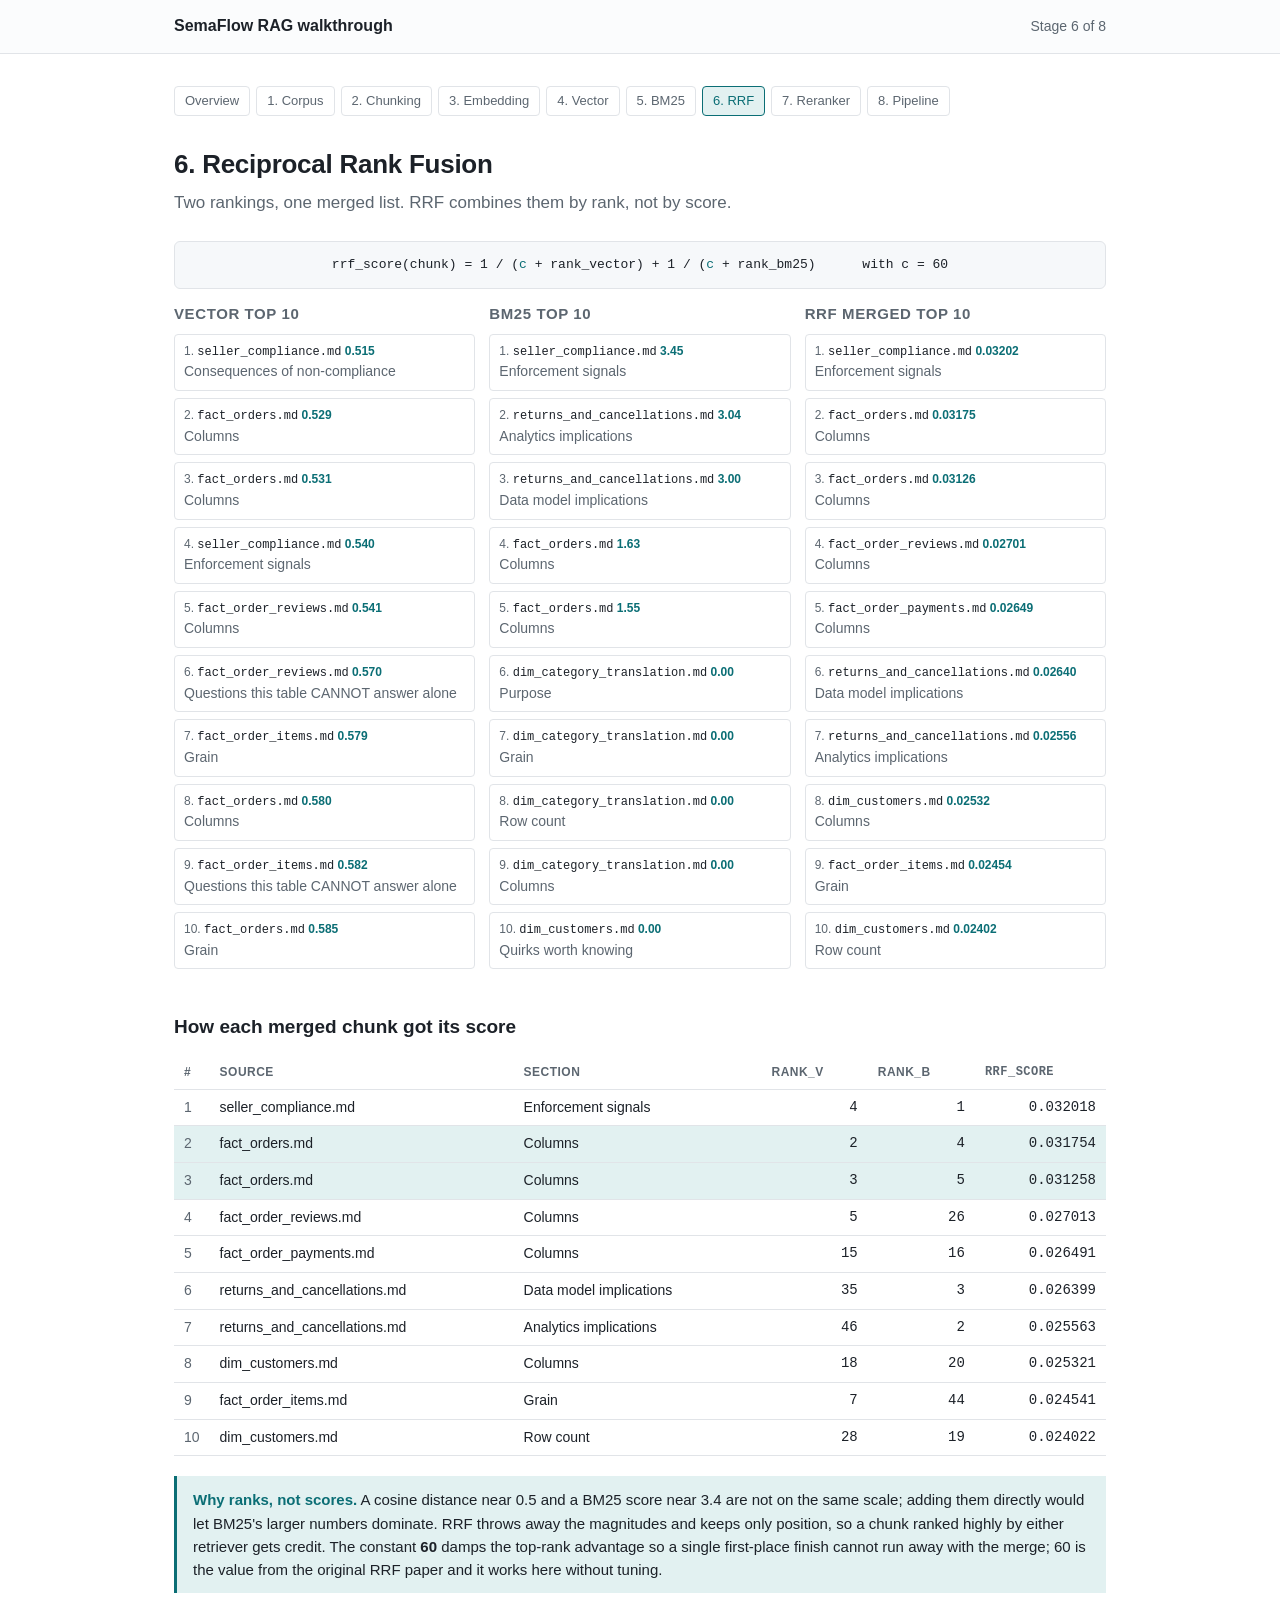
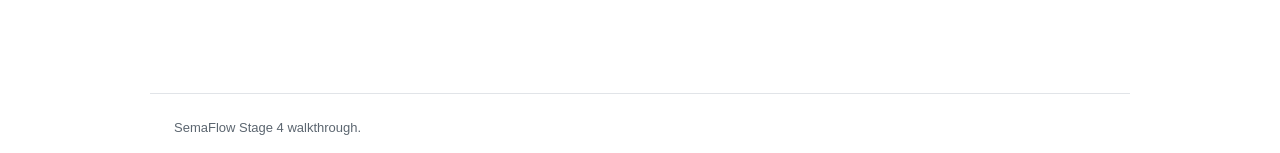
<file: app/rag/walkthrough/06_rrf.html>
<!DOCTYPE html>
<html lang="en">
<head>
<meta charset="utf-8">
<meta name="viewport" content="width=device-width, initial-scale=1">
<title>6. RRF — SemaFlow RAG walkthrough</title>
<link rel="stylesheet" href="style.css">
</head>
<body>
<main>
  <nav id="nav"></nav>
  <h1>6. Reciprocal Rank Fusion</h1>
  <p class="lede">Two rankings, one merged list. RRF combines them by rank, not
  by score.</p>

  <pre style="text-align:center">rrf_score(chunk) = 1 / (<span style="color:var(--accent)">c</span> + rank_vector) + 1 / (<span style="color:var(--accent)">c</span> + rank_bm25)      with c = <span id="c"></span></pre>

  <div class="cols">
    <div class="col"><h3>Vector top 10</h3><div id="veccol"></div></div>
    <div class="col"><h3>BM25 top 10</h3><div id="bmcol"></div></div>
    <div class="col"><h3>RRF merged top 10</h3><div id="rrfcol"></div></div>
  </div>

  <h2>How each merged chunk got its score</h2>
  <div id="table"></div>

  <div class="caption">
    <strong>Why ranks, not scores.</strong> A cosine distance near 0.5 and a
    BM25 score near 3.4 are not on the same scale; adding them directly would let
    BM25's larger numbers dominate. RRF throws away the magnitudes and keeps only
    position, so a chunk ranked highly by either retriever gets credit. The
    constant <b id="c2"></b> damps the top-rank advantage so a single first-place
    finish cannot run away with the merge; 60 is the value from the original RRF
    paper and it works here without tuning.
  </div>
</main>

<footer class="site">SemaFlow Stage 4 walkthrough.</footer>

<script src="data/walkthrough_data.js"></script>
<script src="app.js"></script>
<script>
  renderChrome("Stage 6 of 8");
  const c = DATA.params.rrf_c;
  document.getElementById("c").textContent = c;
  document.getElementById("c2").textContent = c;

  function mini(rows, val) {
    return rows.map((r, i) =>
      `<div class="minicard">
        <span class="rank">${i + 1}.</span>
        <span class="src">${esc(r.source)}</span>
        <span class="sc">${val(r)}</span><br>
        <span class="note">${esc(r.section || "")}</span>
      </div>`).join("");
  }
  document.getElementById("veccol").innerHTML =
    mini(DATA.vector_results, (r) => r.vector_distance.toFixed(3));
  document.getElementById("bmcol").innerHTML =
    mini(DATA.bm25_results, (r) => r.bm25_score.toFixed(2));
  document.getElementById("rrfcol").innerHTML =
    mini(DATA.rrf_results, (r) => r.rrf_score.toFixed(5));

  document.getElementById("table").innerHTML = resultsTable(DATA.rrf_results, [
    { key: "source", label: "source", fmt: (v) => esc(v) },
    { key: "section", label: "section", fmt: (v) => esc(v || "") },
    { key: "vector_rank", label: "rank_v", cls: "num", fmt: (v) => (v == null ? "—" : v) },
    { key: "bm25_rank", label: "rank_b", cls: "num", fmt: (v) => (v == null ? "—" : v) },
    { key: "rrf_score", label: "rrf_score", cls: "score", fmt: (v) => v.toFixed(6) },
  ], "fact_orders.md");
</script>
</body>
</html>
</file>
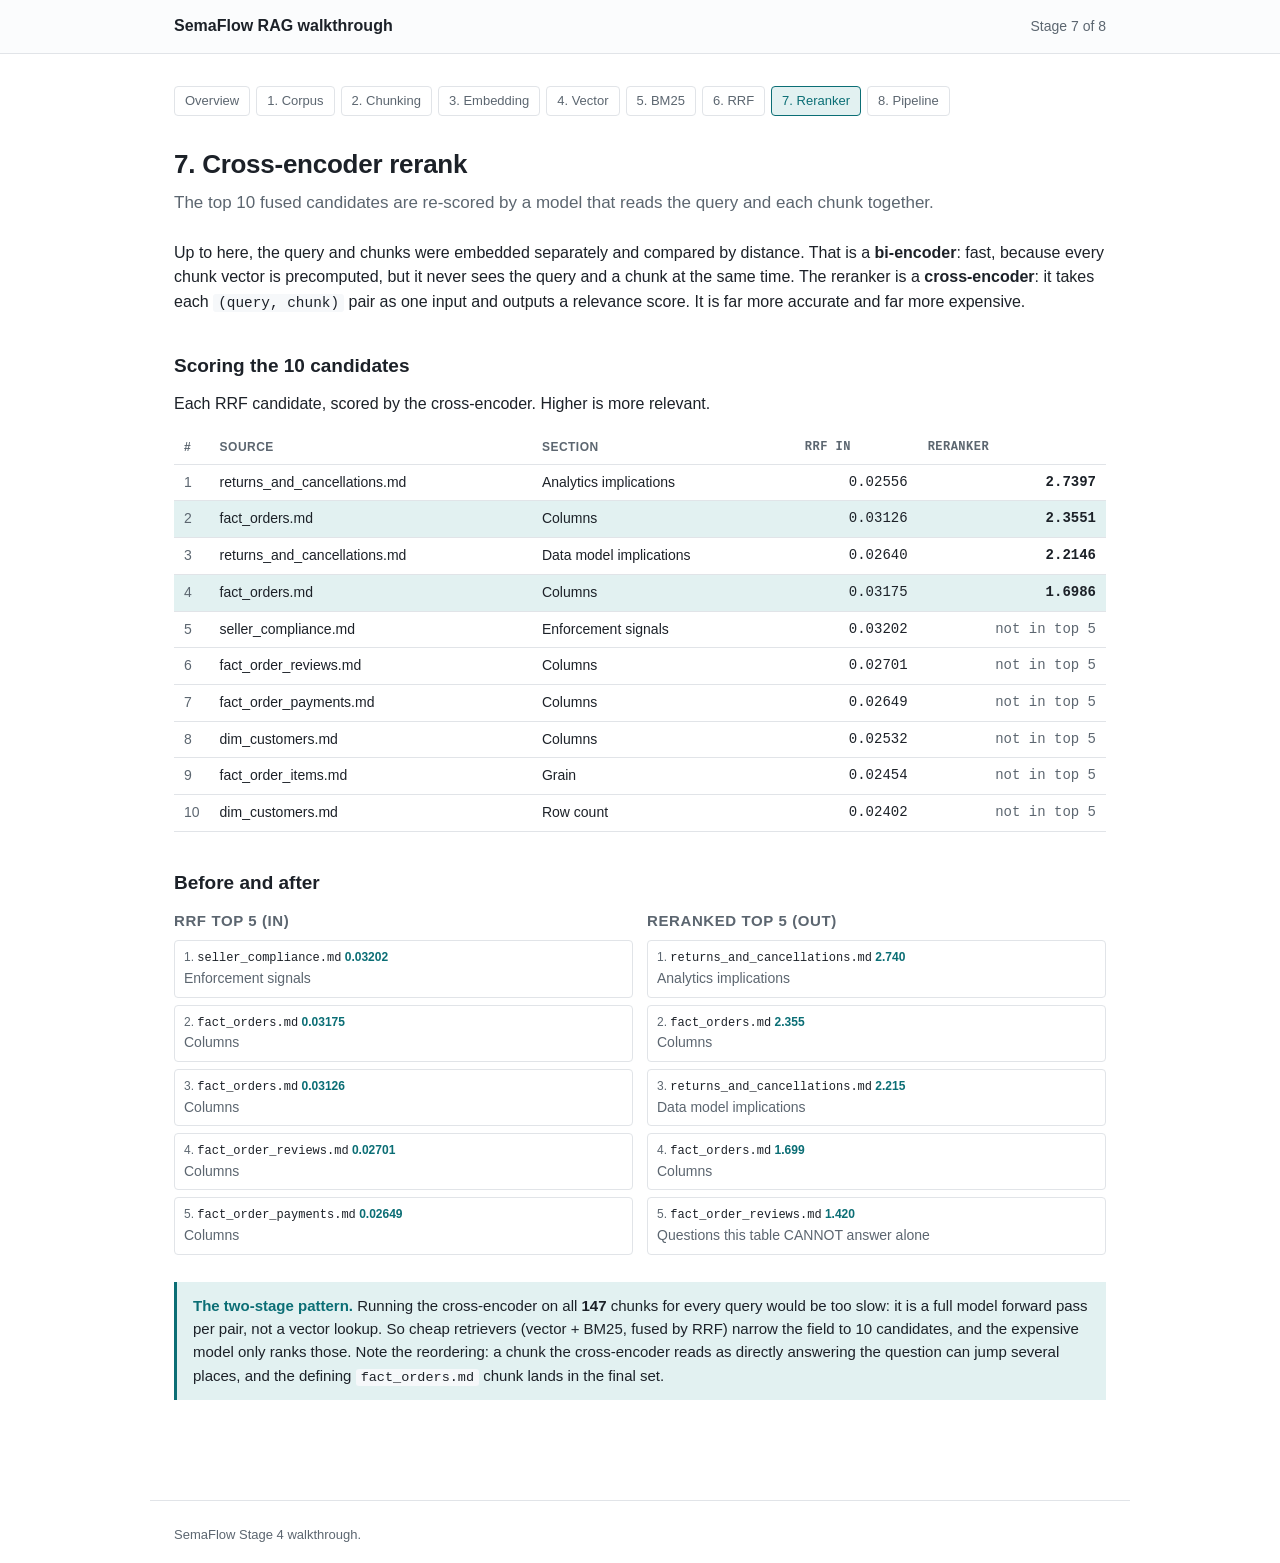
<file: app/rag/walkthrough/07_reranker.html>
<!DOCTYPE html>
<html lang="en">
<head>
<meta charset="utf-8">
<meta name="viewport" content="width=device-width, initial-scale=1">
<title>7. Reranker — SemaFlow RAG walkthrough</title>
<link rel="stylesheet" href="style.css">
</head>
<body>
<main>
  <nav id="nav"></nav>
  <h1>7. Cross-encoder rerank</h1>
  <p class="lede">The top 10 fused candidates are re-scored by a model that reads
  the query and each chunk together.</p>

  <p>Up to here, the query and chunks were embedded separately and compared by
  distance. That is a <b>bi-encoder</b>: fast, because every chunk vector is
  precomputed, but it never sees the query and a chunk at the same time. The
  reranker is a <b>cross-encoder</b>: it takes each
  <code class="inline">(query, chunk)</code> pair as one input and outputs a
  relevance score. It is far more accurate and far more expensive.</p>

  <h2>Scoring the 10 candidates</h2>
  <p>Each RRF candidate, scored by the cross-encoder. Higher is more relevant.</p>
  <div id="scored"></div>

  <h2>Before and after</h2>
  <div class="cols" style="grid-template-columns:1fr 1fr">
    <div class="col"><h3>RRF top 5 (in)</h3><div id="before"></div></div>
    <div class="col"><h3>Reranked top 5 (out)</h3><div id="after"></div></div>
  </div>

  <div class="caption">
    <strong>The two-stage pattern.</strong> Running the cross-encoder on all
    <b id="n"></b> chunks for every query would be too slow: it is a full model
    forward pass per pair, not a vector lookup. So cheap retrievers (vector +
    BM25, fused by RRF) narrow the field to 10 candidates, and the expensive
    model only ranks those. Note the reordering: a chunk the cross-encoder reads
    as directly answering the question can jump several places, and the
    defining <code class="inline">fact_orders.md</code> chunk lands in the final
    set.
  </div>
</main>

<footer class="site">SemaFlow Stage 4 walkthrough.</footer>

<script src="data/walkthrough_data.js"></script>
<script src="app.js"></script>
<script>
  renderChrome("Stage 7 of 8");
  document.getElementById("n").textContent = DATA.corpus.total_chunks;

  // The 10 candidates the reranker saw = RRF top 10, shown with their reranker
  // score where available (top 5 carry it). Sort the scored view by reranker.
  const rerankById = {};
  DATA.reranker_results.forEach((r) => { rerankById[r.chunk_id] = r; });
  const scored = DATA.rrf_results.map((r) => ({
    ...r,
    reranker_score: rerankById[r.chunk_id] ? rerankById[r.chunk_id].reranker_score : null,
  })).sort((a, b) => (b.reranker_score ?? -Infinity) - (a.reranker_score ?? -Infinity));

  document.getElementById("scored").innerHTML = resultsTable(scored, [
    { key: "source", label: "source", fmt: (v) => esc(v) },
    { key: "section", label: "section", fmt: (v) => esc(v || "") },
    { key: "rrf_score", label: "rrf in", cls: "score", fmt: (v) => v.toFixed(5) },
    { key: "reranker_score", label: "reranker", cls: "score",
      fmt: (v) => (v == null ? '<span class="note">not in top 5</span>' : `<b>${v.toFixed(4)}</b>`) },
  ], "fact_orders.md");

  function mini(rows, val) {
    return rows.map((r, i) =>
      `<div class="minicard">
        <span class="rank">${i + 1}.</span>
        <span class="src">${esc(r.source)}</span>
        <span class="sc">${val(r)}</span><br>
        <span class="note">${esc(r.section || "")}</span>
      </div>`).join("");
  }
  document.getElementById("before").innerHTML =
    mini(DATA.rrf_top5, (r) => r.rrf_score.toFixed(5));
  document.getElementById("after").innerHTML =
    mini(DATA.reranker_results, (r) => r.reranker_score.toFixed(3));
</script>
</body>
</html>
</file>
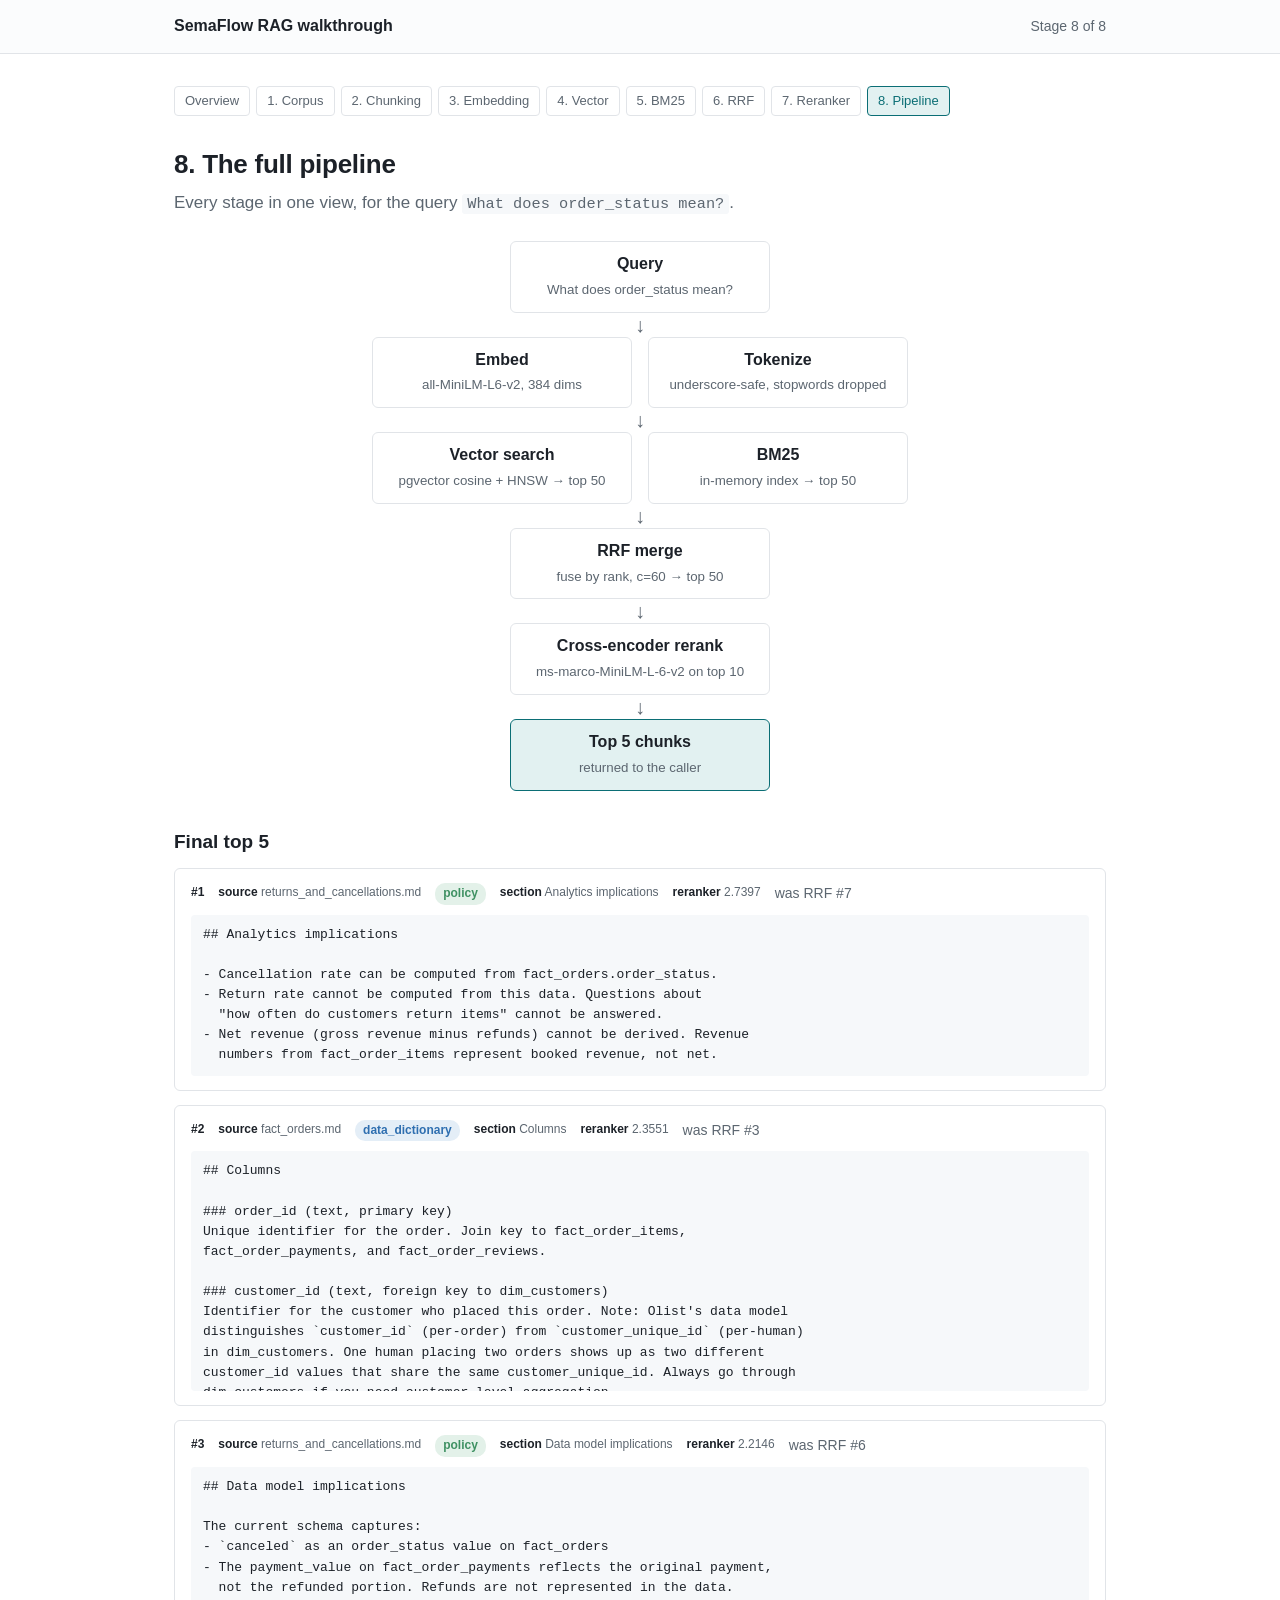
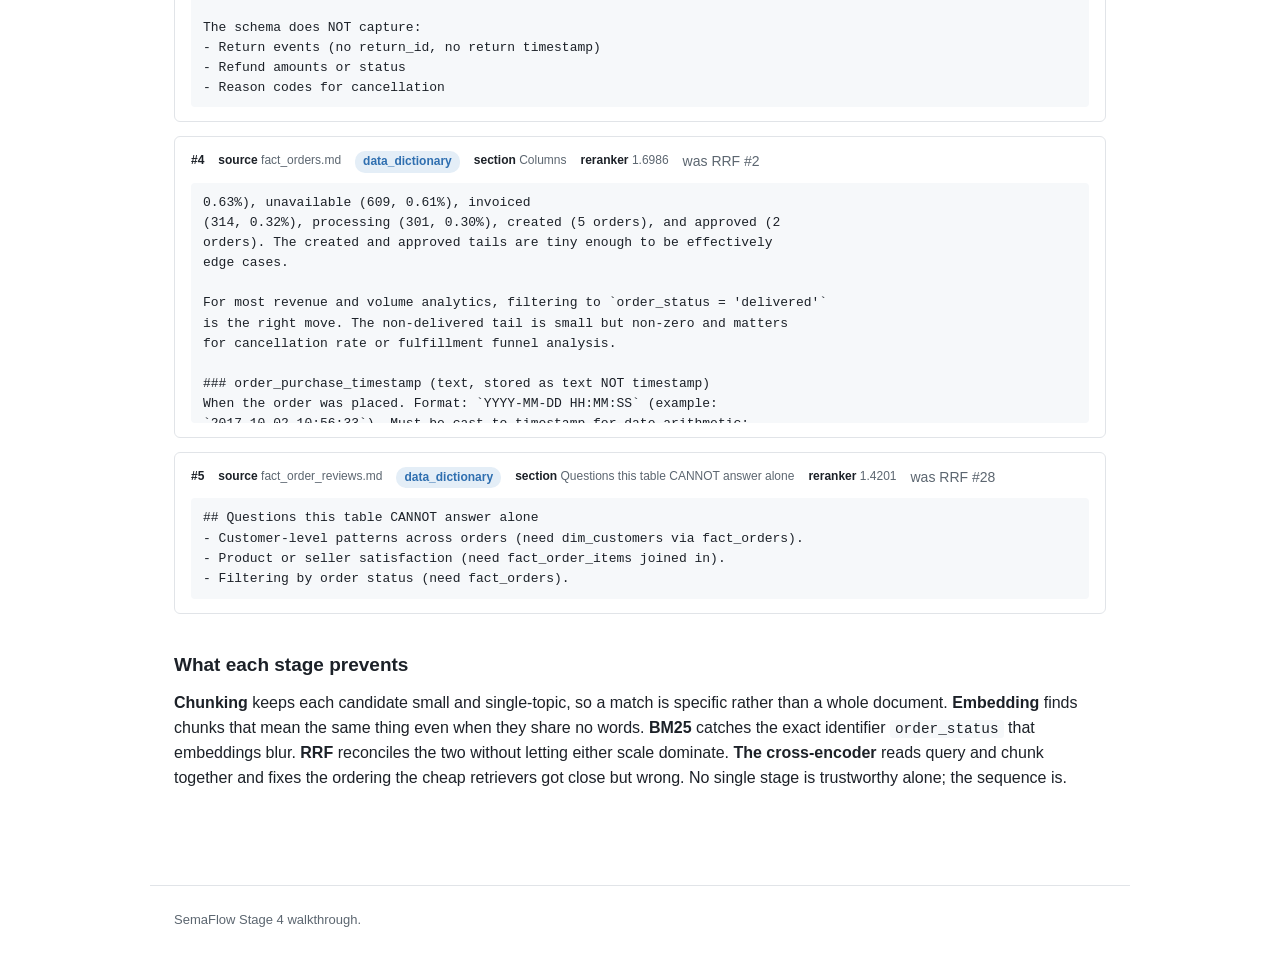
<file: app/rag/walkthrough/08_full_pipeline.html>
<!DOCTYPE html>
<html lang="en">
<head>
<meta charset="utf-8">
<meta name="viewport" content="width=device-width, initial-scale=1">
<title>8. Full pipeline — SemaFlow RAG walkthrough</title>
<link rel="stylesheet" href="style.css">
</head>
<body>
<main>
  <nav id="nav"></nav>
  <h1>8. The full pipeline</h1>
  <p class="lede">Every stage in one view, for the query
  <code class="inline" id="q"></code>.</p>

  <div class="flow">
    <div class="stage"><b>Query</b><small id="qf"></small></div>
    <div class="arrow">&darr;</div>
    <div class="parallel">
      <div class="stage"><b>Embed</b><small>all-MiniLM-L6-v2, 384 dims</small></div>
      <div class="stage"><b>Tokenize</b><small>underscore-safe, stopwords dropped</small></div>
    </div>
    <div class="arrow">&darr;</div>
    <div class="parallel">
      <div class="stage"><b>Vector search</b><small>pgvector cosine + HNSW &rarr; top 50</small></div>
      <div class="stage"><b>BM25</b><small>in-memory index &rarr; top 50</small></div>
    </div>
    <div class="arrow">&darr;</div>
    <div class="stage"><b>RRF merge</b><small>fuse by rank, c=60 &rarr; top 50</small></div>
    <div class="arrow">&darr;</div>
    <div class="stage"><b>Cross-encoder rerank</b><small>ms-marco-MiniLM-L-6-v2 on top 10</small></div>
    <div class="arrow">&darr;</div>
    <div class="stage" style="border-color:var(--accent);background:var(--accent-soft)"><b>Top 5 chunks</b><small>returned to the caller</small></div>
  </div>

  <h2>Final top 5</h2>
  <div id="final"></div>

  <h2>What each stage prevents</h2>
  <p id="closing"></p>
</main>

<footer class="site">SemaFlow Stage 4 walkthrough.</footer>

<script src="data/walkthrough_data.js"></script>
<script src="app.js"></script>
<script>
  renderChrome("Stage 8 of 8");
  document.getElementById("q").textContent = DATA.query;
  document.getElementById("qf").textContent = DATA.query;

  document.getElementById("final").innerHTML = DATA.reranker_results.map((r, i) =>
    `<div class="card">
      <div class="meta">
        <span><b>#${i + 1}</b></span>
        <span><b>source</b> ${esc(r.source)}</span>
        ${tag(r.doc_type)}
        <span><b>section</b> ${esc(r.section || "")}</span>
        <span><b>reranker</b> ${r.reranker_score.toFixed(4)}</span>
        <span class="note">was RRF #${r.rrf_rank}</span>
      </div>
      <div class="body">${esc(r.content || r.preview)}</div>
    </div>`).join("");

  document.getElementById("closing").innerHTML =
    `<b>Chunking</b> keeps each candidate small and single-topic, so a match is ` +
    `specific rather than a whole document. <b>Embedding</b> finds chunks that ` +
    `mean the same thing even when they share no words. <b>BM25</b> catches the ` +
    `exact identifier <code class="inline">order_status</code> that embeddings ` +
    `blur. <b>RRF</b> reconciles the two without letting either scale dominate. ` +
    `<b>The cross-encoder</b> reads query and chunk together and fixes the ` +
    `ordering the cheap retrievers got close but wrong. No single stage is ` +
    `trustworthy alone; the sequence is.`;
</script>
</body>
</html>
</file>
<file: app/rag/walkthrough/style.css>
/* SemaFlow Stage 4 walkthrough. Shared stylesheet.
   Plain CSS, no framework. Desktop-first, readable on mobile. */

:root {
  --bg: #ffffff;
  --fg: #1c2128;
  --muted: #5c6670;
  --line: #e1e4e8;
  --accent: #0b6e75;        /* muted teal */
  --accent-soft: #e2f1f1;
  --code-bg: #f6f8fa;
  --blue: #2f6fb0;          /* data_dictionary */
  --green: #3f9163;         /* policy */
  --orange: #cc7a30;        /* category_def */
  --maxw: 980px;
}

* { box-sizing: border-box; }

html { -webkit-text-size-adjust: 100%; }

body {
  margin: 0;
  background: var(--bg);
  color: var(--fg);
  font-family: -apple-system, BlinkMacSystemFont, "Segoe UI", Roboto, Helvetica,
    Arial, sans-serif;
  line-height: 1.55;
  font-size: 16px;
}

code, pre, .mono, td.num, .score {
  font-family: "SF Mono", "JetBrains Mono", Menlo, Consolas, monospace;
}

a { color: var(--accent); text-decoration: none; }
a:hover { text-decoration: underline; }

/* ---- layout ---- */
header.site {
  border-bottom: 1px solid var(--line);
  background: #fbfcfd;
}
header.site .inner {
  max-width: var(--maxw);
  margin: 0 auto;
  padding: 14px 24px;
  display: flex;
  align-items: baseline;
  justify-content: space-between;
  flex-wrap: wrap;
  gap: 8px;
}
header.site .brand { font-weight: 600; }
header.site .brand a { color: var(--fg); }
header.site .step { color: var(--muted); font-size: 14px; }

main {
  max-width: var(--maxw);
  margin: 0 auto;
  padding: 32px 24px 80px;
}

h1 { font-size: 26px; margin: 0 0 6px; letter-spacing: -0.01em; }
h2 { font-size: 19px; margin: 36px 0 12px; }
h3 { font-size: 15px; margin: 20px 0 8px; color: var(--muted); text-transform: uppercase; letter-spacing: 0.04em; }
p { margin: 0 0 14px; }
.lede { color: var(--muted); font-size: 17px; margin-bottom: 24px; }

/* ---- nav between pages ---- */
nav.pages {
  display: flex;
  flex-wrap: wrap;
  gap: 6px;
  margin: 0 0 28px;
}
nav.pages a {
  font-size: 13px;
  padding: 4px 10px;
  border: 1px solid var(--line);
  border-radius: 4px;
  color: var(--muted);
  background: #fff;
}
nav.pages a.active {
  border-color: var(--accent);
  color: var(--accent);
  background: var(--accent-soft);
}

/* ---- caption / callout ---- */
.caption {
  border-left: 3px solid var(--accent);
  background: var(--accent-soft);
  padding: 12px 16px;
  margin: 20px 0;
  font-size: 15px;
}
.caption strong { color: var(--accent); }

.note { color: var(--muted); font-size: 14px; }

/* ---- stat cards ---- */
.stats { display: flex; flex-wrap: wrap; gap: 14px; margin: 20px 0; }
.stat {
  border: 1px solid var(--line);
  border-radius: 6px;
  padding: 14px 18px;
  min-width: 120px;
}
.stat .n { font-size: 26px; font-weight: 600; }
.stat .l { font-size: 13px; color: var(--muted); }

/* ---- tables ---- */
table { border-collapse: collapse; width: 100%; font-size: 14px; margin: 14px 0; }
th, td { text-align: left; padding: 7px 10px; border-bottom: 1px solid var(--line); vertical-align: top; }
th { font-size: 12px; text-transform: uppercase; letter-spacing: 0.04em; color: var(--muted); font-weight: 600; }
td.num, td.score { text-align: right; white-space: nowrap; }
tr.target { background: var(--accent-soft); }
.rank { color: var(--muted); width: 28px; }

/* ---- chunk / doc cards ---- */
.card {
  border: 1px solid var(--line);
  border-radius: 6px;
  padding: 14px 16px;
  margin: 0 0 14px;
  background: #fff;
}
.card .meta {
  display: flex;
  flex-wrap: wrap;
  gap: 6px 14px;
  font-size: 12px;
  color: var(--muted);
  margin-bottom: 10px;
}
.card .meta b { color: var(--fg); font-weight: 600; }
.card .body {
  font-family: "SF Mono", Menlo, Consolas, monospace;
  font-size: 13px;
  white-space: pre-wrap;
  word-break: break-word;
  background: var(--code-bg);
  padding: 10px 12px;
  border-radius: 4px;
  max-height: 240px;
  overflow: auto;
}

/* doc_type tags */
.tag { display: inline-block; padding: 1px 8px; border-radius: 10px; font-size: 12px; font-weight: 600; }
.tag.data_dictionary { background: #e4eef7; color: var(--blue); }
.tag.policy { background: #e3f1e9; color: var(--green); }
.tag.category_def { background: #f7ece0; color: var(--orange); }

/* swatches in legend */
.legend { display: flex; gap: 18px; flex-wrap: wrap; font-size: 13px; margin: 8px 0 4px; }
.legend span { display: inline-flex; align-items: center; gap: 6px; }
.swatch { width: 12px; height: 12px; border-radius: 3px; display: inline-block; }
.swatch.data_dictionary { background: var(--blue); }
.swatch.policy { background: var(--green); }
.swatch.category_def { background: var(--orange); }
.swatch.query { background: #d23c3c; }

/* ---- code / pre ---- */
pre {
  background: var(--code-bg);
  border: 1px solid var(--line);
  border-radius: 6px;
  padding: 14px 16px;
  overflow: auto;
  font-size: 13px;
  line-height: 1.45;
}
code.inline { background: var(--code-bg); padding: 1px 5px; border-radius: 3px; font-size: 0.9em; }

/* token chips */
.tokens { display: flex; flex-wrap: wrap; gap: 6px; margin: 8px 0 16px; }
.chip {
  font-family: Menlo, Consolas, monospace;
  font-size: 13px;
  padding: 3px 10px;
  border-radius: 4px;
  border: 1px solid var(--line);
  background: #fff;
}
.chip.kept { border-color: var(--accent); background: var(--accent-soft); color: var(--accent); }
.chip.dropped { color: var(--muted); text-decoration: line-through; opacity: 0.7; }

/* svg viz */
.viz { border: 1px solid var(--line); border-radius: 6px; background: #fff; margin: 16px 0; }
.viz text { font-family: Menlo, Consolas, monospace; }

/* tree view */
.tree { font-size: 14px; }
.tree details { margin: 2px 0; }
.tree summary {
  cursor: pointer;
  padding: 4px 6px;
  border-radius: 4px;
  font-weight: 600;
}
.tree summary:hover { background: var(--code-bg); }
.tree .file { padding: 2px 0 2px 28px; color: var(--muted); font-family: Menlo, Consolas, monospace; font-size: 13px; }
.tree .count { color: var(--muted); font-weight: 400; font-size: 13px; }

/* columns for rrf page */
.cols { display: grid; grid-template-columns: repeat(3, 1fr); gap: 14px; }
.cols .col h3 { margin-top: 0; }
.cols .col { min-width: 0; }
.minicard {
  border: 1px solid var(--line);
  border-radius: 4px;
  padding: 7px 9px;
  margin-bottom: 7px;
  font-size: 12px;
}
.minicard .src { font-family: Menlo, Consolas, monospace; word-break: break-word; }
.minicard .sc { color: var(--accent); font-weight: 600; }

/* pipeline flow */
.flow { display: flex; flex-direction: column; align-items: center; gap: 0; margin: 20px 0; }
.flow .stage {
  border: 1px solid var(--line);
  border-radius: 6px;
  padding: 10px 16px;
  background: #fff;
  text-align: center;
  min-width: 260px;
}
.flow .stage b { display: block; }
.flow .stage small { color: var(--muted); }
.flow .arrow { color: var(--muted); font-size: 20px; line-height: 1.2; }
.flow .parallel { display: flex; gap: 16px; }

@media (max-width: 720px) {
  .cols { grid-template-columns: 1fr; }
  .flow .parallel { flex-direction: column; }
}

footer.site {
  max-width: var(--maxw);
  margin: 0 auto;
  padding: 24px;
  border-top: 1px solid var(--line);
  color: var(--muted);
  font-size: 13px;
}
</file>
